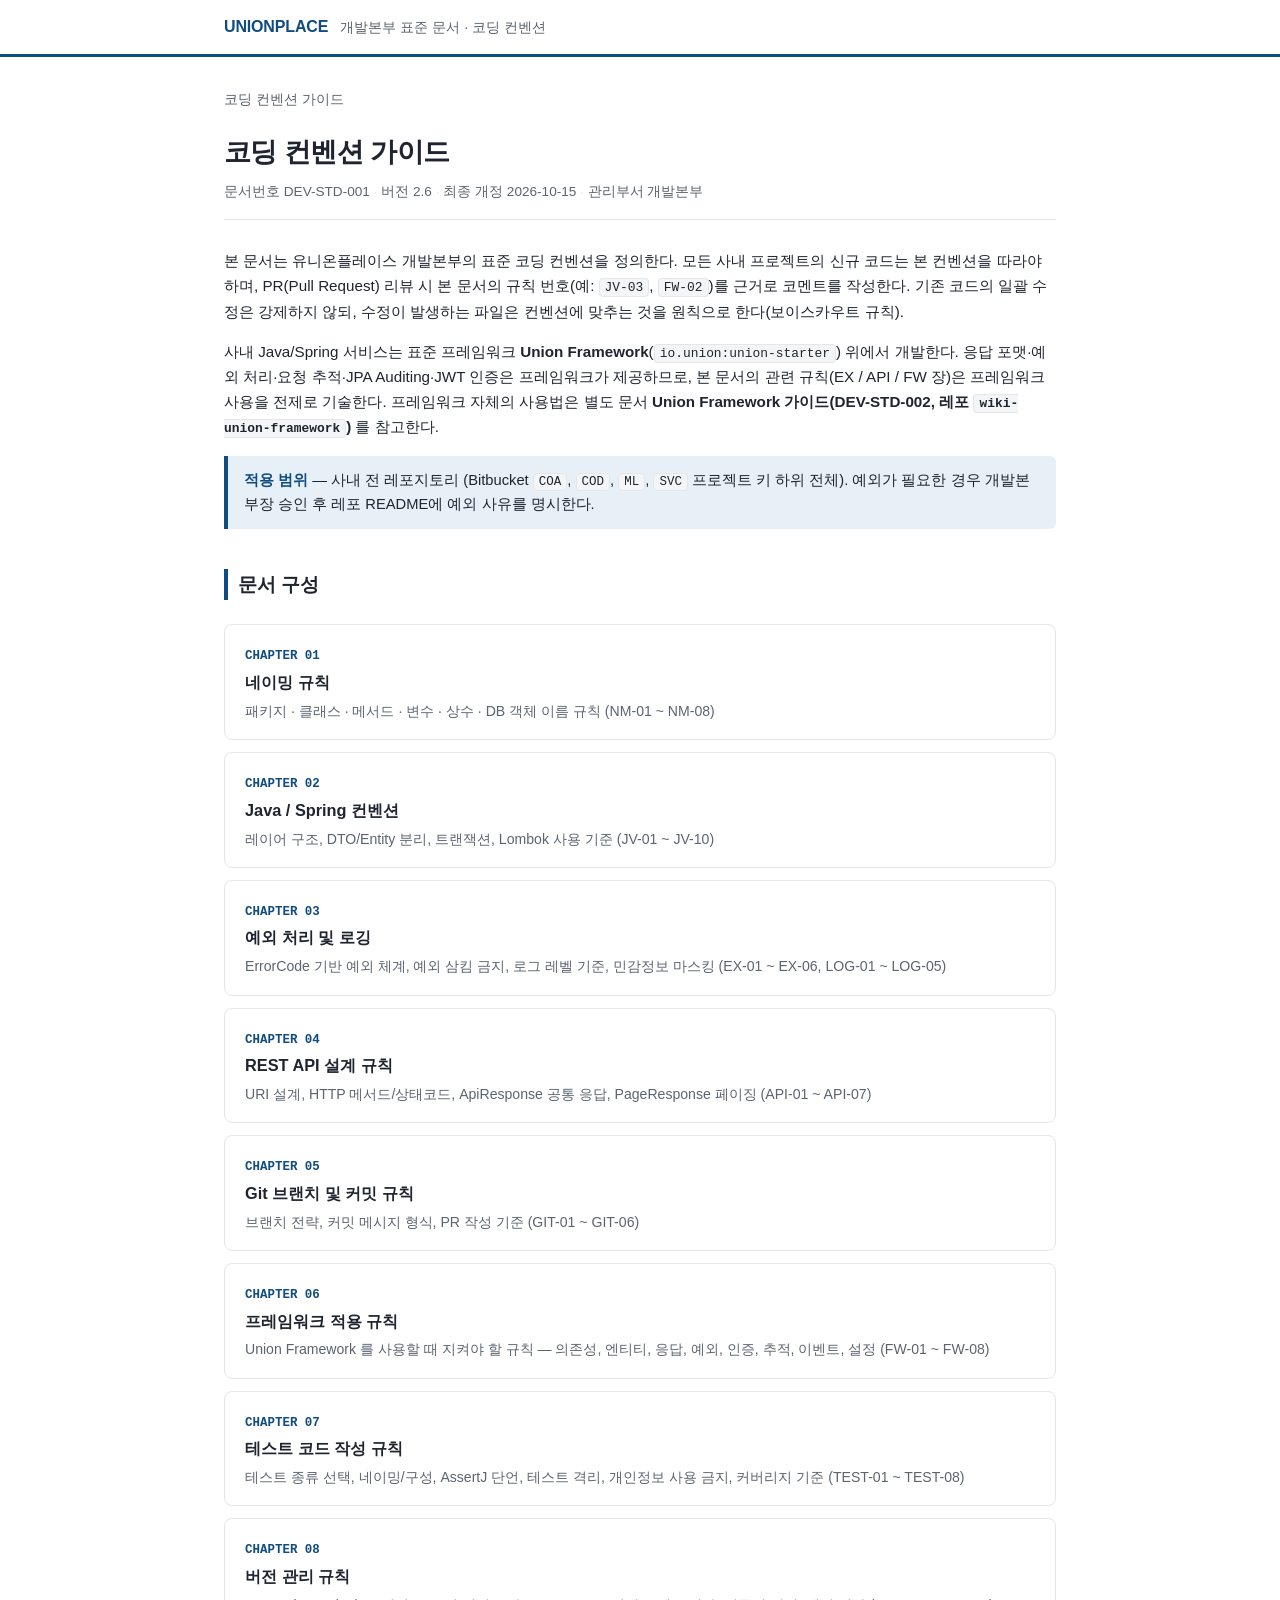
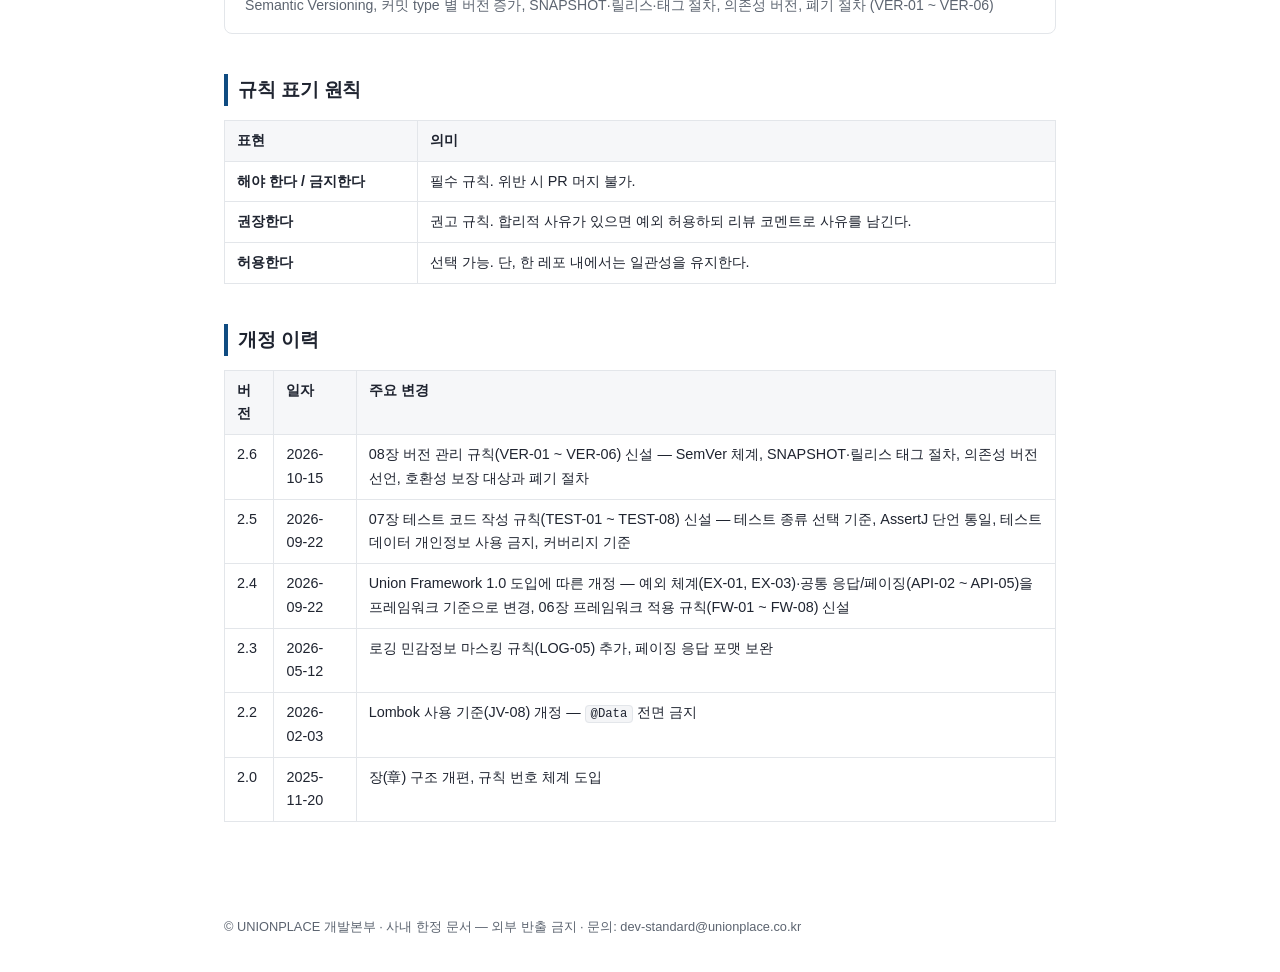
<file: index.html>
<!DOCTYPE html>
<html lang="ko">
<head>
<meta charset="UTF-8">
<meta name="viewport" content="width=device-width, initial-scale=1.0">
<title>유니온플레이스 코딩 컨벤션 가이드</title>
<link rel="stylesheet" href="style.css">
</head>
<body>

<div class="topbar">
  <div class="inner">
    <span class="org">UNIONPLACE</span>
    <span class="doc">개발본부 표준 문서 · 코딩 컨벤션</span>
  </div>
</div>

<div class="page">
  <div class="breadcrumb">코딩 컨벤션 가이드</div>

  <h1>코딩 컨벤션 가이드</h1>
  <div class="doc-meta">
    <span>문서번호 DEV-STD-001</span>
    <span>버전 2.6</span>
    <span>최종 개정 2026-10-15</span>
    <span>관리부서 개발본부</span>
  </div>

  <p>
    본 문서는 유니온플레이스 개발본부의 표준 코딩 컨벤션을 정의한다.
    모든 사내 프로젝트의 신규 코드는 본 컨벤션을 따라야 하며,
    PR(Pull Request) 리뷰 시 본 문서의 규칙 번호(예: <code>JV-03</code>, <code>FW-02</code>)를 근거로 코멘트를 작성한다.
    기존 코드의 일괄 수정은 강제하지 않되, 수정이 발생하는 파일은 컨벤션에 맞추는 것을 원칙으로 한다(보이스카우트 규칙).
  </p>
  <p>
    사내 Java/Spring 서비스는 표준 프레임워크 <strong>Union Framework</strong>(<code>io.union:union-starter</code>) 위에서 개발한다.
    응답 포맷·예외 처리·요청 추적·JPA Auditing·JWT 인증은 프레임워크가 제공하므로, 본 문서의 관련 규칙(EX / API / FW 장)은
    프레임워크 사용을 전제로 기술한다. 프레임워크 자체의 사용법은 별도 문서 <strong>Union Framework 가이드(DEV-STD-002, 레포 <code>wiki-union-framework</code>)</strong> 를 참고한다.
  </p>

  <div class="callout">
    <strong>적용 범위</strong> — 사내 전 레포지토리 (Bitbucket <code>COA</code>, <code>COD</code>, <code>ML</code>, <code>SVC</code> 프로젝트 키 하위 전체).
    예외가 필요한 경우 개발본부장 승인 후 레포 README에 예외 사유를 명시한다.
  </div>

  <h2>문서 구성</h2>
  <ul class="toc-list">
    <li>
      <a href="01-naming.html">
        <span class="toc-no">CHAPTER 01</span>
        <span class="toc-title">네이밍 규칙</span>
        <span class="toc-desc">패키지 · 클래스 · 메서드 · 변수 · 상수 · DB 객체 이름 규칙 (NM-01 ~ NM-08)</span>
      </a>
    </li>
    <li>
      <a href="02-java-spring.html">
        <span class="toc-no">CHAPTER 02</span>
        <span class="toc-title">Java / Spring 컨벤션</span>
        <span class="toc-desc">레이어 구조, DTO/Entity 분리, 트랜잭션, Lombok 사용 기준 (JV-01 ~ JV-10)</span>
      </a>
    </li>
    <li>
      <a href="03-exception-logging.html">
        <span class="toc-no">CHAPTER 03</span>
        <span class="toc-title">예외 처리 및 로깅</span>
        <span class="toc-desc">ErrorCode 기반 예외 체계, 예외 삼킴 금지, 로그 레벨 기준, 민감정보 마스킹 (EX-01 ~ EX-06, LOG-01 ~ LOG-05)</span>
      </a>
    </li>
    <li>
      <a href="04-rest-api.html">
        <span class="toc-no">CHAPTER 04</span>
        <span class="toc-title">REST API 설계 규칙</span>
        <span class="toc-desc">URI 설계, HTTP 메서드/상태코드, ApiResponse 공통 응답, PageResponse 페이징 (API-01 ~ API-07)</span>
      </a>
    </li>
    <li>
      <a href="05-git.html">
        <span class="toc-no">CHAPTER 05</span>
        <span class="toc-title">Git 브랜치 및 커밋 규칙</span>
        <span class="toc-desc">브랜치 전략, 커밋 메시지 형식, PR 작성 기준 (GIT-01 ~ GIT-06)</span>
      </a>
    </li>
    <li>
      <a href="06-framework-rules.html">
        <span class="toc-no">CHAPTER 06</span>
        <span class="toc-title">프레임워크 적용 규칙</span>
        <span class="toc-desc">Union Framework 를 사용할 때 지켜야 할 규칙 — 의존성, 엔티티, 응답, 예외, 인증, 추적, 이벤트, 설정 (FW-01 ~ FW-08)</span>
      </a>
    </li>
    <li>
      <a href="07-testing.html">
        <span class="toc-no">CHAPTER 07</span>
        <span class="toc-title">테스트 코드 작성 규칙</span>
        <span class="toc-desc">테스트 종류 선택, 네이밍/구성, AssertJ 단언, 테스트 격리, 개인정보 사용 금지, 커버리지 기준 (TEST-01 ~ TEST-08)</span>
      </a>
    </li>
    <li>
      <a href="08-versioning.html">
        <span class="toc-no">CHAPTER 08</span>
        <span class="toc-title">버전 관리 규칙</span>
        <span class="toc-desc">Semantic Versioning, 커밋 type 별 버전 증가, SNAPSHOT·릴리스·태그 절차, 의존성 버전, 폐기 절차 (VER-01 ~ VER-06)</span>
      </a>
    </li>
  </ul>

  <h2>규칙 표기 원칙</h2>
  <table>
    <tr><th>표현</th><th>의미</th></tr>
    <tr><td><strong>해야 한다 / 금지한다</strong></td><td>필수 규칙. 위반 시 PR 머지 불가.</td></tr>
    <tr><td><strong>권장한다</strong></td><td>권고 규칙. 합리적 사유가 있으면 예외 허용하되 리뷰 코멘트로 사유를 남긴다.</td></tr>
    <tr><td><strong>허용한다</strong></td><td>선택 가능. 단, 한 레포 내에서는 일관성을 유지한다.</td></tr>
  </table>

  <h2>개정 이력</h2>
  <table>
    <tr><th>버전</th><th>일자</th><th>주요 변경</th></tr>
    <tr><td>2.6</td><td>2026-10-15</td><td>08장 버전 관리 규칙(VER-01 ~ VER-06) 신설 — SemVer 체계, SNAPSHOT·릴리스 태그 절차, 의존성 버전 선언, 호환성 보장 대상과 폐기 절차</td></tr>
    <tr><td>2.5</td><td>2026-09-22</td><td>07장 테스트 코드 작성 규칙(TEST-01 ~ TEST-08) 신설 — 테스트 종류 선택 기준, AssertJ 단언 통일, 테스트 데이터 개인정보 사용 금지, 커버리지 기준</td></tr>
    <tr><td>2.4</td><td>2026-09-22</td><td>Union Framework 1.0 도입에 따른 개정 — 예외 체계(EX-01, EX-03)·공통 응답/페이징(API-02 ~ API-05)을 프레임워크 기준으로 변경, 06장 프레임워크 적용 규칙(FW-01 ~ FW-08) 신설</td></tr>
    <tr><td>2.3</td><td>2026-05-12</td><td>로깅 민감정보 마스킹 규칙(LOG-05) 추가, 페이징 응답 포맷 보완</td></tr>
    <tr><td>2.2</td><td>2026-02-03</td><td>Lombok 사용 기준(JV-08) 개정 — <code>@Data</code> 전면 금지</td></tr>
    <tr><td>2.0</td><td>2025-11-20</td><td>장(章) 구조 개편, 규칙 번호 체계 도입</td></tr>
  </table>
</div>

<footer class="doc-footer">
  © UNIONPLACE 개발본부 · 사내 한정 문서 — 외부 반출 금지 · 문의: dev-standard@unionplace.co.kr
</footer>

</body>
</html>
</file>
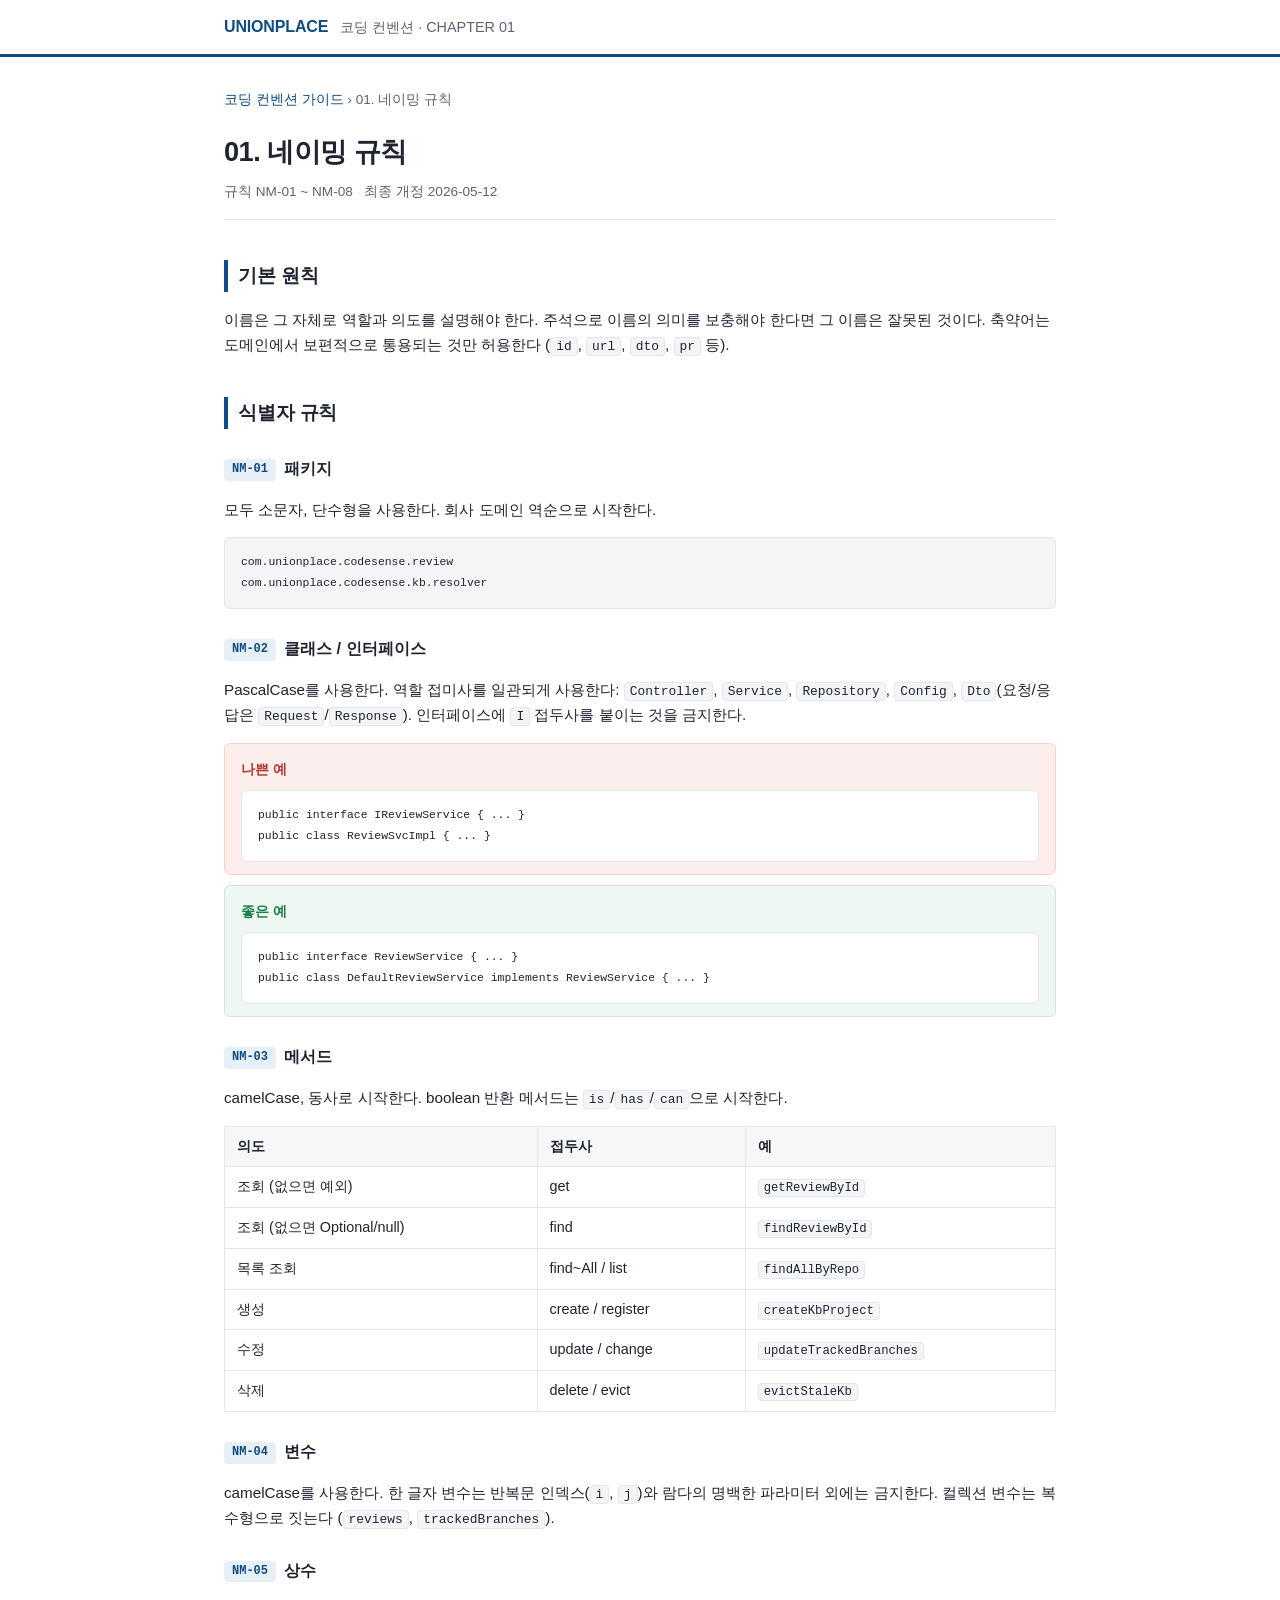
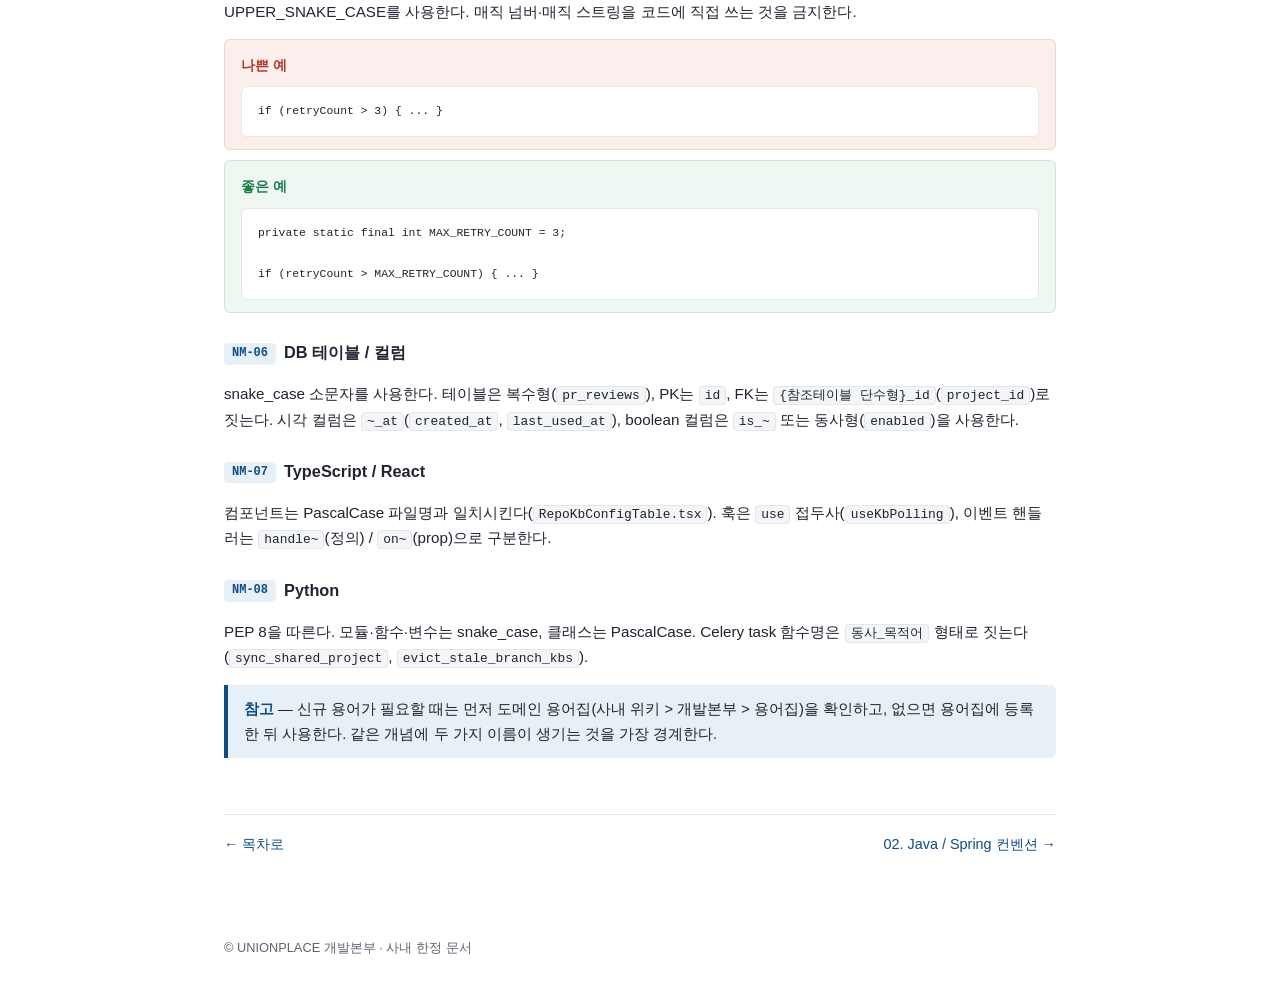
<file: 01-naming.html>
<!DOCTYPE html>
<html lang="ko">
<head>
<meta charset="UTF-8">
<meta name="viewport" content="width=device-width, initial-scale=1.0">
<title>01. 네이밍 규칙 — 유니온플레이스 코딩 컨벤션</title>
<link rel="stylesheet" href="style.css">
</head>
<body>

<div class="topbar">
  <div class="inner">
    <span class="org">UNIONPLACE</span>
    <span class="doc">코딩 컨벤션 · CHAPTER 01</span>
  </div>
</div>

<div class="page">
  <div class="breadcrumb"><a href="index.html">코딩 컨벤션 가이드</a> &rsaquo; 01. 네이밍 규칙</div>

  <h1>01. 네이밍 규칙</h1>
  <div class="doc-meta"><span>규칙 NM-01 ~ NM-08</span><span>최종 개정 2026-05-12</span></div>

  <h2>기본 원칙</h2>
  <p>
    이름은 그 자체로 역할과 의도를 설명해야 한다. 주석으로 이름의 의미를 보충해야 한다면
    그 이름은 잘못된 것이다. 축약어는 도메인에서 보편적으로 통용되는 것만 허용한다
    (<code>id</code>, <code>url</code>, <code>dto</code>, <code>pr</code> 등).
  </p>

  <h2>식별자 규칙</h2>

  <h3><span class="rule-id">NM-01</span>패키지</h3>
  <p>모두 소문자, 단수형을 사용한다. 회사 도메인 역순으로 시작한다.</p>
  <pre><code>com.unionplace.codesense.review
com.unionplace.codesense.kb.resolver</code></pre>

  <h3><span class="rule-id">NM-02</span>클래스 / 인터페이스</h3>
  <p>
    PascalCase를 사용한다. 역할 접미사를 일관되게 사용한다:
    <code>Controller</code>, <code>Service</code>, <code>Repository</code>, <code>Config</code>,
    <code>Dto</code>(요청/응답은 <code>Request</code>/<code>Response</code>).
    인터페이스에 <code>I</code> 접두사를 붙이는 것을 금지한다.
  </p>
  <div class="example bad">
    <span class="label">나쁜 예</span>
    <pre><code>public interface IReviewService { ... }
public class ReviewSvcImpl { ... }</code></pre>
  </div>
  <div class="example good">
    <span class="label">좋은 예</span>
    <pre><code>public interface ReviewService { ... }
public class DefaultReviewService implements ReviewService { ... }</code></pre>
  </div>

  <h3><span class="rule-id">NM-03</span>메서드</h3>
  <p>camelCase, 동사로 시작한다. boolean 반환 메서드는 <code>is</code>/<code>has</code>/<code>can</code>으로 시작한다.</p>
  <table>
    <tr><th>의도</th><th>접두사</th><th>예</th></tr>
    <tr><td>조회 (없으면 예외)</td><td>get</td><td><code>getReviewById</code></td></tr>
    <tr><td>조회 (없으면 Optional/null)</td><td>find</td><td><code>findReviewById</code></td></tr>
    <tr><td>목록 조회</td><td>find~All / list</td><td><code>findAllByRepo</code></td></tr>
    <tr><td>생성</td><td>create / register</td><td><code>createKbProject</code></td></tr>
    <tr><td>수정</td><td>update / change</td><td><code>updateTrackedBranches</code></td></tr>
    <tr><td>삭제</td><td>delete / evict</td><td><code>evictStaleKb</code></td></tr>
  </table>

  <h3><span class="rule-id">NM-04</span>변수</h3>
  <p>
    camelCase를 사용한다. 한 글자 변수는 반복문 인덱스(<code>i</code>, <code>j</code>)와
    람다의 명백한 파라미터 외에는 금지한다. 컬렉션 변수는 복수형으로 짓는다
    (<code>reviews</code>, <code>trackedBranches</code>).
  </p>

  <h3><span class="rule-id">NM-05</span>상수</h3>
  <p>UPPER_SNAKE_CASE를 사용한다. 매직 넘버·매직 스트링을 코드에 직접 쓰는 것을 금지한다.</p>
  <div class="example bad">
    <span class="label">나쁜 예</span>
    <pre><code>if (retryCount > 3) { ... }</code></pre>
  </div>
  <div class="example good">
    <span class="label">좋은 예</span>
    <pre><code>private static final int MAX_RETRY_COUNT = 3;

if (retryCount > MAX_RETRY_COUNT) { ... }</code></pre>
  </div>

  <h3><span class="rule-id">NM-06</span>DB 테이블 / 컬럼</h3>
  <p>
    snake_case 소문자를 사용한다. 테이블은 복수형(<code>pr_reviews</code>), PK는 <code>id</code>,
    FK는 <code>{참조테이블 단수형}_id</code>(<code>project_id</code>)로 짓는다.
    시각 컬럼은 <code>~_at</code>(<code>created_at</code>, <code>last_used_at</code>),
    boolean 컬럼은 <code>is_~</code> 또는 동사형(<code>enabled</code>)을 사용한다.
  </p>

  <h3><span class="rule-id">NM-07</span>TypeScript / React</h3>
  <p>
    컴포넌트는 PascalCase 파일명과 일치시킨다(<code>RepoKbConfigTable.tsx</code>).
    훅은 <code>use</code> 접두사(<code>useKbPolling</code>), 이벤트 핸들러는
    <code>handle~</code>(정의) / <code>on~</code>(prop)으로 구분한다.
  </p>

  <h3><span class="rule-id">NM-08</span>Python</h3>
  <p>
    PEP 8을 따른다. 모듈·함수·변수는 snake_case, 클래스는 PascalCase.
    Celery task 함수명은 <code>동사_목적어</code> 형태로 짓는다
    (<code>sync_shared_project</code>, <code>evict_stale_branch_kbs</code>).
  </p>

  <div class="callout">
    <strong>참고</strong> — 신규 용어가 필요할 때는 먼저 도메인 용어집(사내 위키 &gt; 개발본부 &gt; 용어집)을 확인하고,
    없으면 용어집에 등록한 뒤 사용한다. 같은 개념에 두 가지 이름이 생기는 것을 가장 경계한다.
  </div>

  <div class="page-nav">
    <a href="index.html">&larr; 목차로</a>
    <a href="02-java-spring.html">02. Java / Spring 컨벤션 &rarr;</a>
  </div>
</div>

<footer class="doc-footer">© UNIONPLACE 개발본부 · 사내 한정 문서</footer>

</body>
</html>
</file>
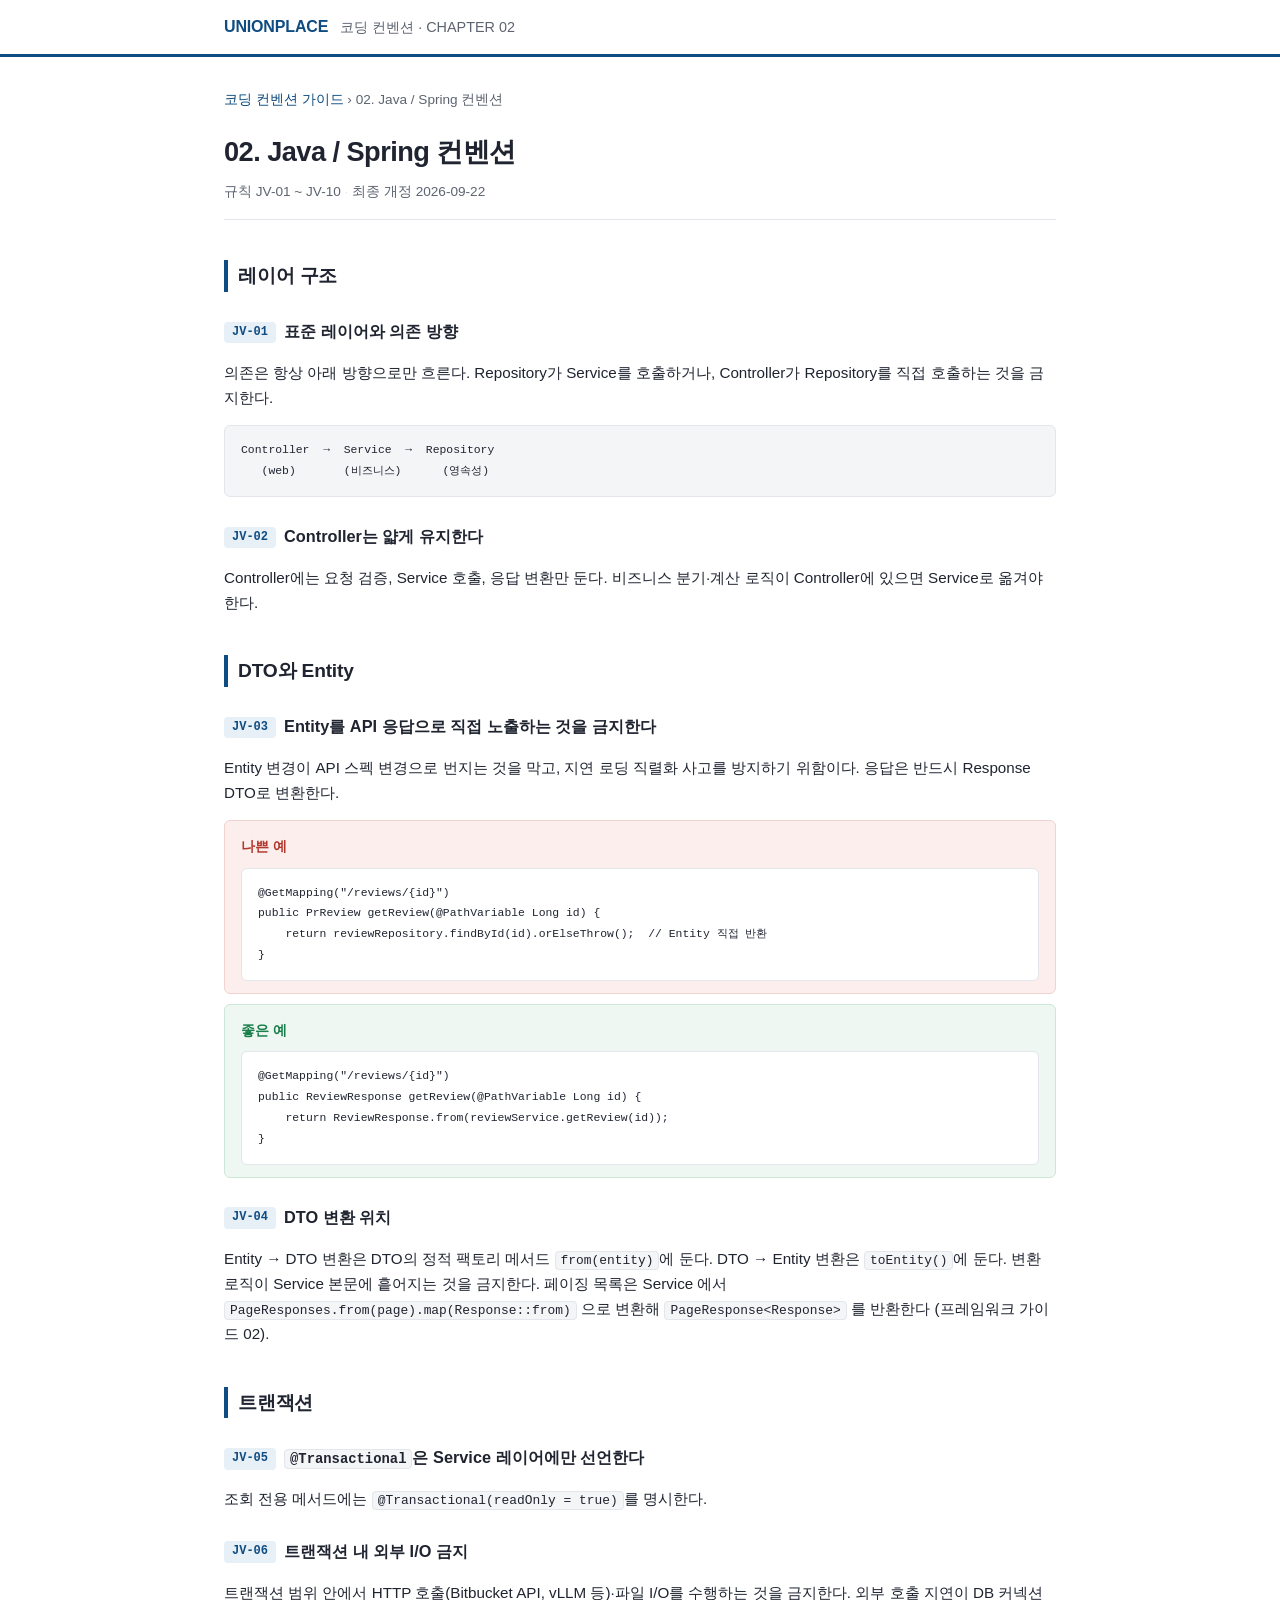
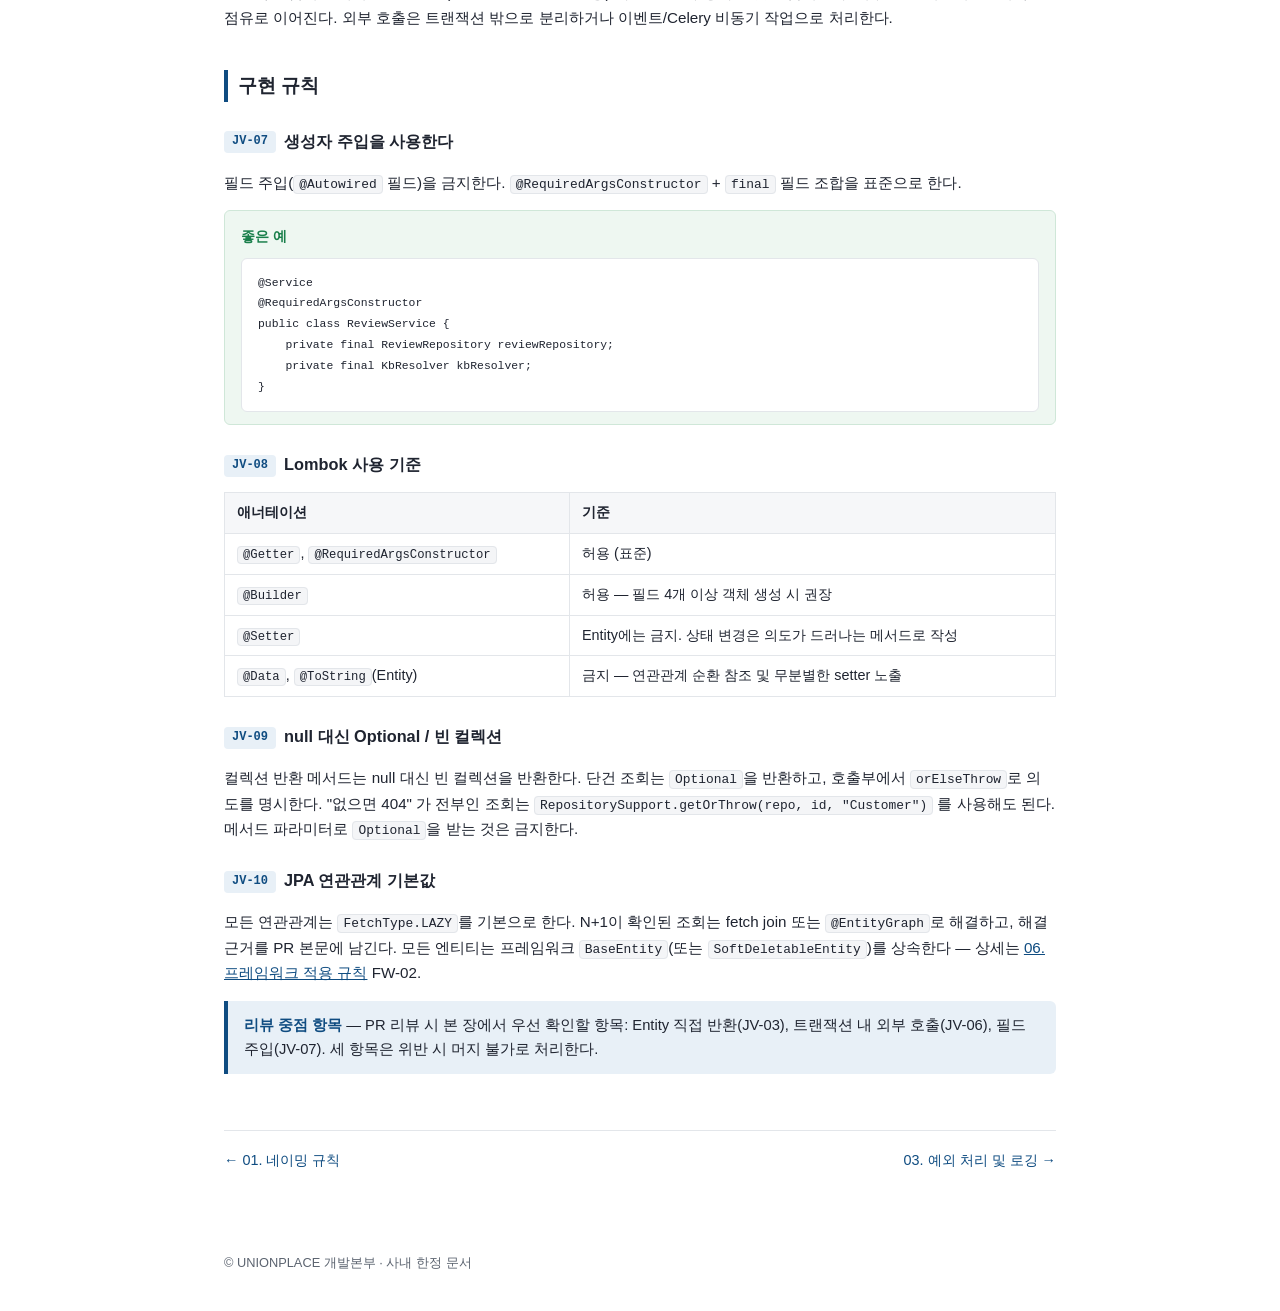
<file: 02-java-spring.html>
<!DOCTYPE html>
<html lang="ko">
<head>
<meta charset="UTF-8">
<meta name="viewport" content="width=device-width, initial-scale=1.0">
<title>02. Java / Spring 컨벤션 — 유니온플레이스 코딩 컨벤션</title>
<link rel="stylesheet" href="style.css">
</head>
<body>

<div class="topbar">
  <div class="inner">
    <span class="org">UNIONPLACE</span>
    <span class="doc">코딩 컨벤션 · CHAPTER 02</span>
  </div>
</div>

<div class="page">
  <div class="breadcrumb"><a href="index.html">코딩 컨벤션 가이드</a> &rsaquo; 02. Java / Spring 컨벤션</div>

  <h1>02. Java / Spring 컨벤션</h1>
  <div class="doc-meta"><span>규칙 JV-01 ~ JV-10</span><span>최종 개정 2026-09-22</span></div>

  <h2>레이어 구조</h2>

  <h3><span class="rule-id">JV-01</span>표준 레이어와 의존 방향</h3>
  <p>의존은 항상 아래 방향으로만 흐른다. Repository가 Service를 호출하거나, Controller가 Repository를 직접 호출하는 것을 금지한다.</p>
  <pre><code>Controller  →  Service  →  Repository
   (web)       (비즈니스)      (영속성)</code></pre>

  <h3><span class="rule-id">JV-02</span>Controller는 얇게 유지한다</h3>
  <p>
    Controller에는 요청 검증, Service 호출, 응답 변환만 둔다.
    비즈니스 분기·계산 로직이 Controller에 있으면 Service로 옮겨야 한다.
  </p>

  <h2>DTO와 Entity</h2>

  <h3><span class="rule-id">JV-03</span>Entity를 API 응답으로 직접 노출하는 것을 금지한다</h3>
  <p>
    Entity 변경이 API 스펙 변경으로 번지는 것을 막고, 지연 로딩 직렬화 사고를 방지하기 위함이다.
    응답은 반드시 Response DTO로 변환한다.
  </p>
  <div class="example bad">
    <span class="label">나쁜 예</span>
    <pre><code>@GetMapping("/reviews/{id}")
public PrReview getReview(@PathVariable Long id) {
    return reviewRepository.findById(id).orElseThrow();  // Entity 직접 반환
}</code></pre>
  </div>
  <div class="example good">
    <span class="label">좋은 예</span>
    <pre><code>@GetMapping("/reviews/{id}")
public ReviewResponse getReview(@PathVariable Long id) {
    return ReviewResponse.from(reviewService.getReview(id));
}</code></pre>
  </div>

  <h3><span class="rule-id">JV-04</span>DTO 변환 위치</h3>
  <p>
    Entity → DTO 변환은 DTO의 정적 팩토리 메서드 <code>from(entity)</code>에 둔다.
    DTO → Entity 변환은 <code>toEntity()</code>에 둔다. 변환 로직이 Service 본문에 흩어지는 것을 금지한다.
    페이징 목록은 Service 에서 <code>PageResponses.from(page).map(Response::from)</code> 으로 변환해
    <code>PageResponse&lt;Response&gt;</code> 를 반환한다 (프레임워크 가이드 02).
  </p>

  <h2>트랜잭션</h2>

  <h3><span class="rule-id">JV-05</span><code>@Transactional</code>은 Service 레이어에만 선언한다</h3>
  <p>조회 전용 메서드에는 <code>@Transactional(readOnly = true)</code>를 명시한다.</p>

  <h3><span class="rule-id">JV-06</span>트랜잭션 내 외부 I/O 금지</h3>
  <p>
    트랜잭션 범위 안에서 HTTP 호출(Bitbucket API, vLLM 등)·파일 I/O를 수행하는 것을 금지한다.
    외부 호출 지연이 DB 커넥션 점유로 이어진다. 외부 호출은 트랜잭션 밖으로 분리하거나
    이벤트/Celery 비동기 작업으로 처리한다.
  </p>

  <h2>구현 규칙</h2>

  <h3><span class="rule-id">JV-07</span>생성자 주입을 사용한다</h3>
  <p>필드 주입(<code>@Autowired</code> 필드)을 금지한다. <code>@RequiredArgsConstructor</code> + <code>final</code> 필드 조합을 표준으로 한다.</p>
  <div class="example good">
    <span class="label">좋은 예</span>
    <pre><code>@Service
@RequiredArgsConstructor
public class ReviewService {
    private final ReviewRepository reviewRepository;
    private final KbResolver kbResolver;
}</code></pre>
  </div>

  <h3><span class="rule-id">JV-08</span>Lombok 사용 기준</h3>
  <table>
    <tr><th>애너테이션</th><th>기준</th></tr>
    <tr><td><code>@Getter</code>, <code>@RequiredArgsConstructor</code></td><td>허용 (표준)</td></tr>
    <tr><td><code>@Builder</code></td><td>허용 — 필드 4개 이상 객체 생성 시 권장</td></tr>
    <tr><td><code>@Setter</code></td><td>Entity에는 금지. 상태 변경은 의도가 드러나는 메서드로 작성</td></tr>
    <tr><td><code>@Data</code>, <code>@ToString</code>(Entity)</td><td>금지 — 연관관계 순환 참조 및 무분별한 setter 노출</td></tr>
  </table>

  <h3><span class="rule-id">JV-09</span>null 대신 Optional / 빈 컬렉션</h3>
  <p>
    컬렉션 반환 메서드는 null 대신 빈 컬렉션을 반환한다.
    단건 조회는 <code>Optional</code>을 반환하고, 호출부에서 <code>orElseThrow</code>로 의도를 명시한다.
    "없으면 404" 가 전부인 조회는 <code>RepositorySupport.getOrThrow(repo, id, "Customer")</code> 를 사용해도 된다.
    메서드 파라미터로 <code>Optional</code>을 받는 것은 금지한다.
  </p>

  <h3><span class="rule-id">JV-10</span>JPA 연관관계 기본값</h3>
  <p>
    모든 연관관계는 <code>FetchType.LAZY</code>를 기본으로 한다.
    N+1이 확인된 조회는 fetch join 또는 <code>@EntityGraph</code>로 해결하고,
    해결 근거를 PR 본문에 남긴다.
    모든 엔티티는 프레임워크 <code>BaseEntity</code>(또는 <code>SoftDeletableEntity</code>)를 상속한다 — 상세는 <a href="06-framework-rules.html">06. 프레임워크 적용 규칙</a> FW-02.
  </p>

  <div class="callout">
    <strong>리뷰 중점 항목</strong> — PR 리뷰 시 본 장에서 우선 확인할 항목:
    Entity 직접 반환(JV-03), 트랜잭션 내 외부 호출(JV-06), 필드 주입(JV-07).
    세 항목은 위반 시 머지 불가로 처리한다.
  </div>

  <div class="page-nav">
    <a href="01-naming.html">&larr; 01. 네이밍 규칙</a>
    <a href="03-exception-logging.html">03. 예외 처리 및 로깅 &rarr;</a>
  </div>
</div>

<footer class="doc-footer">© UNIONPLACE 개발본부 · 사내 한정 문서</footer>

</body>
</html>
</file>
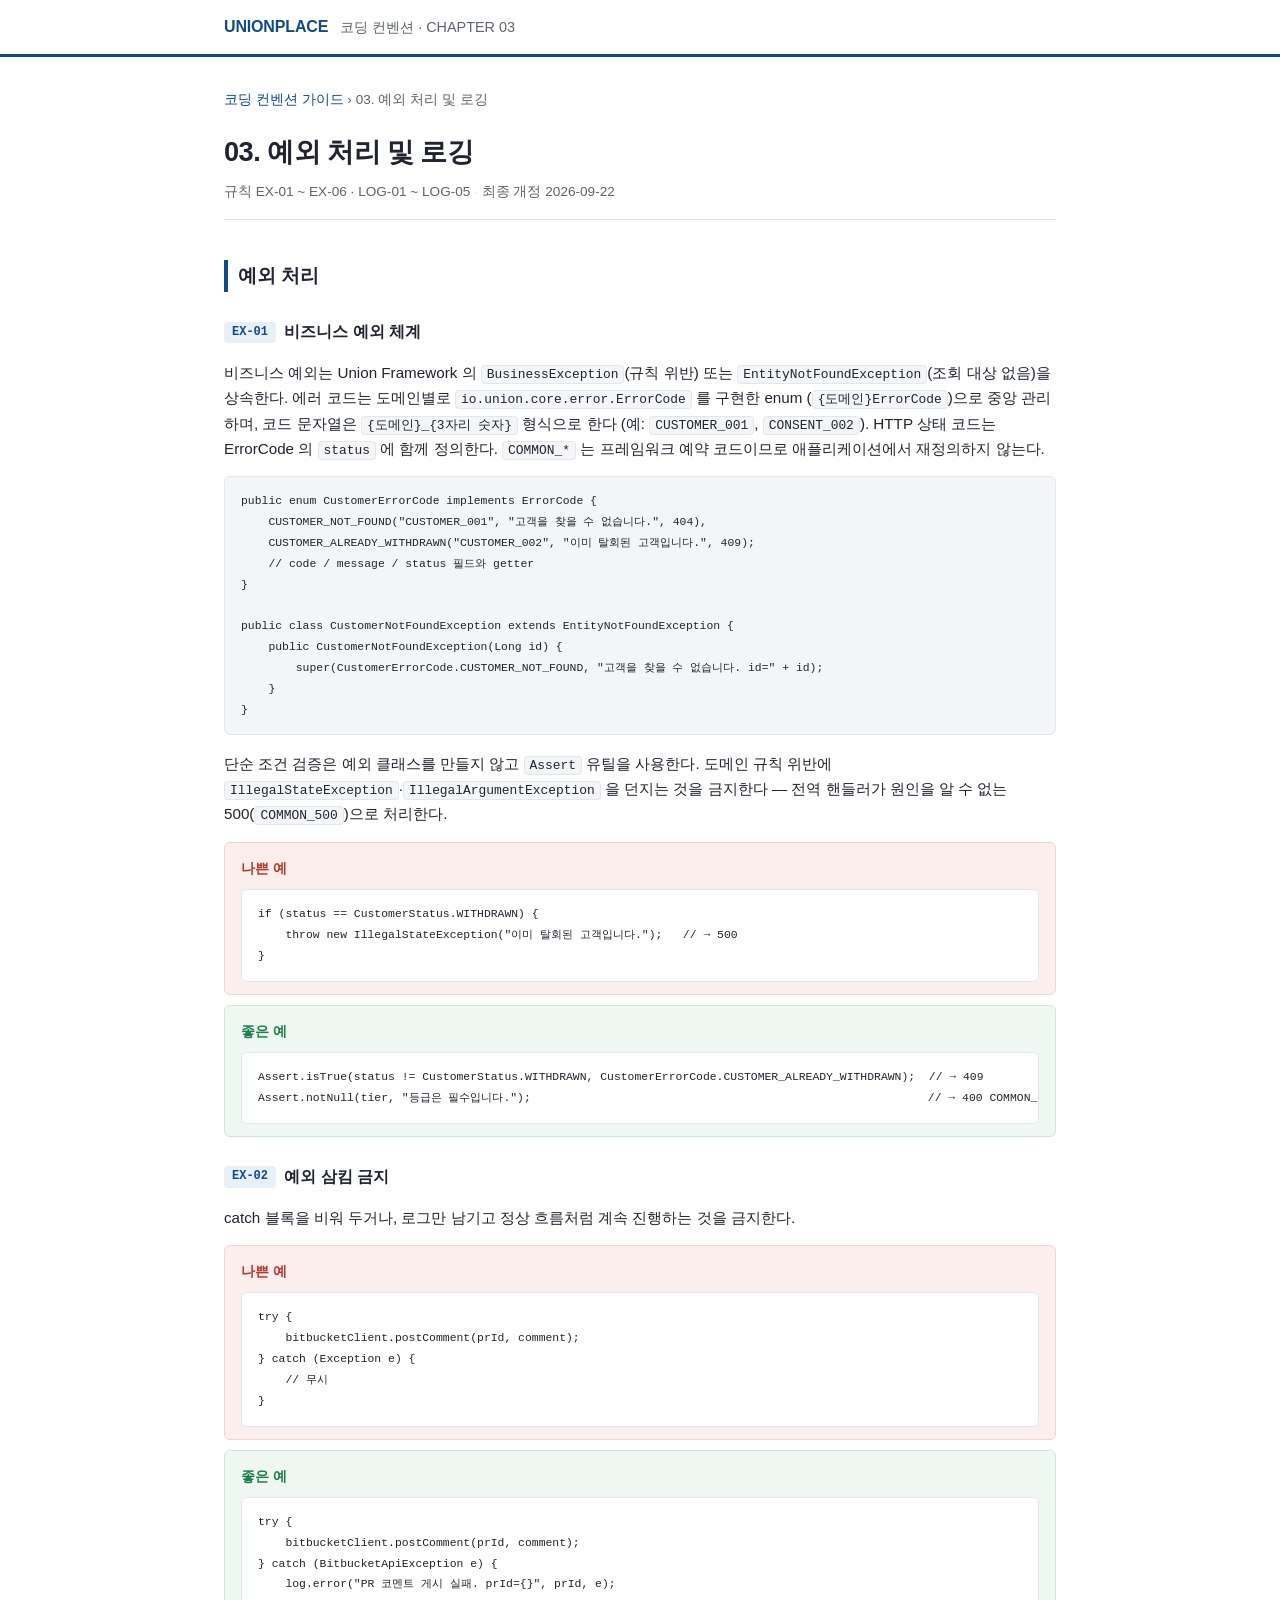
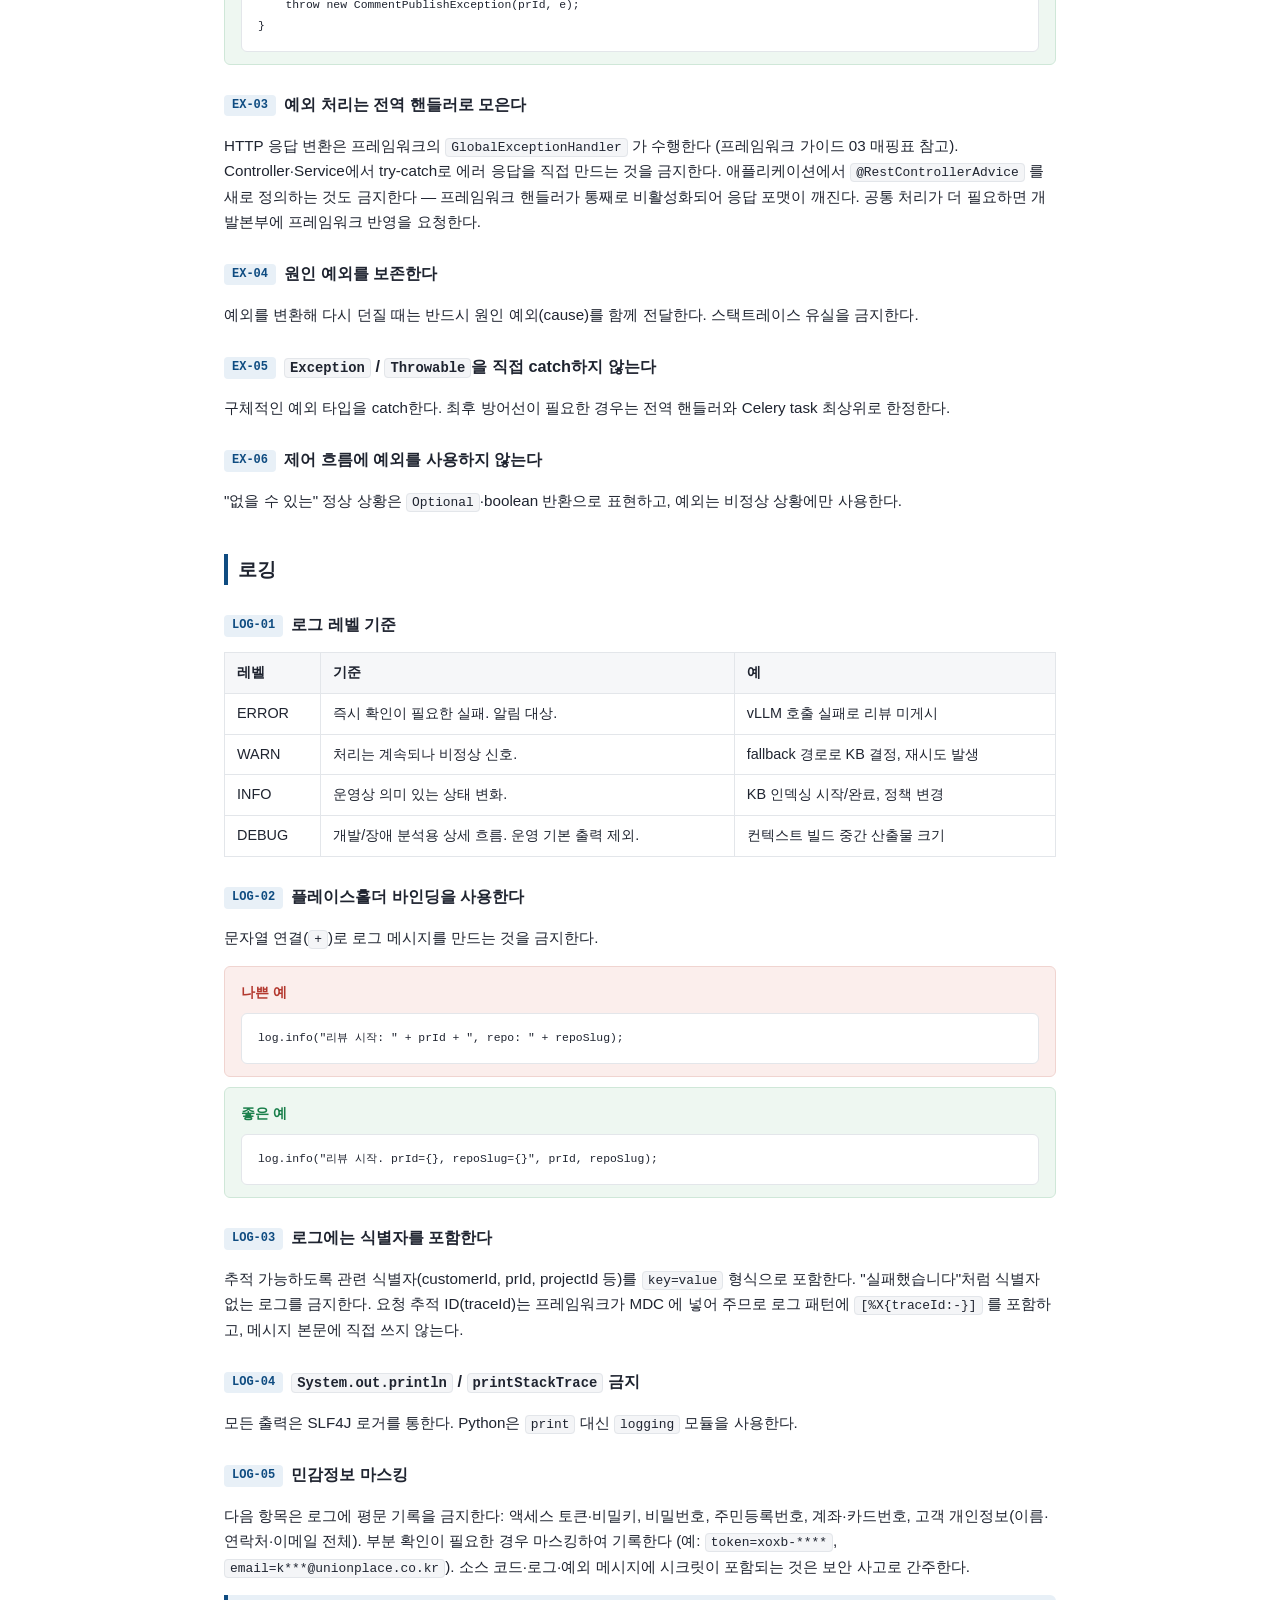
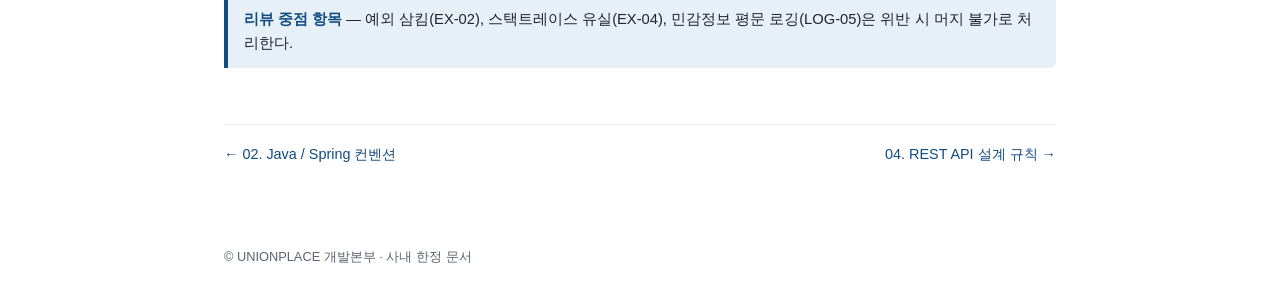
<file: 03-exception-logging.html>
<!DOCTYPE html>
<html lang="ko">
<head>
<meta charset="UTF-8">
<meta name="viewport" content="width=device-width, initial-scale=1.0">
<title>03. 예외 처리 및 로깅 — 유니온플레이스 코딩 컨벤션</title>
<link rel="stylesheet" href="style.css">
</head>
<body>

<div class="topbar">
  <div class="inner">
    <span class="org">UNIONPLACE</span>
    <span class="doc">코딩 컨벤션 · CHAPTER 03</span>
  </div>
</div>

<div class="page">
  <div class="breadcrumb"><a href="index.html">코딩 컨벤션 가이드</a> &rsaquo; 03. 예외 처리 및 로깅</div>

  <h1>03. 예외 처리 및 로깅</h1>
  <div class="doc-meta"><span>규칙 EX-01 ~ EX-06 · LOG-01 ~ LOG-05</span><span>최종 개정 2026-09-22</span></div>

  <h2>예외 처리</h2>

  <h3><span class="rule-id">EX-01</span>비즈니스 예외 체계</h3>
  <p>
    비즈니스 예외는 Union Framework 의 <code>BusinessException</code>(규칙 위반) 또는
    <code>EntityNotFoundException</code>(조회 대상 없음)을 상속한다.
    에러 코드는 도메인별로 <code>io.union.core.error.ErrorCode</code> 를 구현한 enum
    (<code>{도메인}ErrorCode</code>)으로 중앙 관리하며, 코드 문자열은 <code>{도메인}_{3자리 숫자}</code> 형식으로 한다
    (예: <code>CUSTOMER_001</code>, <code>CONSENT_002</code>). HTTP 상태 코드는 ErrorCode 의 <code>status</code> 에 함께 정의한다.
    <code>COMMON_*</code> 는 프레임워크 예약 코드이므로 애플리케이션에서 재정의하지 않는다.
  </p>
  <pre><code>public enum CustomerErrorCode implements ErrorCode {
    CUSTOMER_NOT_FOUND("CUSTOMER_001", "고객을 찾을 수 없습니다.", 404),
    CUSTOMER_ALREADY_WITHDRAWN("CUSTOMER_002", "이미 탈회된 고객입니다.", 409);
    // code / message / status 필드와 getter
}

public class CustomerNotFoundException extends EntityNotFoundException {
    public CustomerNotFoundException(Long id) {
        super(CustomerErrorCode.CUSTOMER_NOT_FOUND, "고객을 찾을 수 없습니다. id=" + id);
    }
}</code></pre>
  <p>
    단순 조건 검증은 예외 클래스를 만들지 않고 <code>Assert</code> 유틸을 사용한다.
    도메인 규칙 위반에 <code>IllegalStateException</code>·<code>IllegalArgumentException</code> 을 던지는 것을 금지한다 —
    전역 핸들러가 원인을 알 수 없는 500(<code>COMMON_500</code>)으로 처리한다.
  </p>
  <div class="example bad">
    <span class="label">나쁜 예</span>
    <pre><code>if (status == CustomerStatus.WITHDRAWN) {
    throw new IllegalStateException("이미 탈회된 고객입니다.");   // → 500
}</code></pre>
  </div>
  <div class="example good">
    <span class="label">좋은 예</span>
    <pre><code>Assert.isTrue(status != CustomerStatus.WITHDRAWN, CustomerErrorCode.CUSTOMER_ALREADY_WITHDRAWN);  // → 409
Assert.notNull(tier, "등급은 필수입니다.");                                                          // → 400 COMMON_400</code></pre>
  </div>

  <h3><span class="rule-id">EX-02</span>예외 삼킴 금지</h3>
  <p>catch 블록을 비워 두거나, 로그만 남기고 정상 흐름처럼 계속 진행하는 것을 금지한다.</p>
  <div class="example bad">
    <span class="label">나쁜 예</span>
    <pre><code>try {
    bitbucketClient.postComment(prId, comment);
} catch (Exception e) {
    // 무시
}</code></pre>
  </div>
  <div class="example good">
    <span class="label">좋은 예</span>
    <pre><code>try {
    bitbucketClient.postComment(prId, comment);
} catch (BitbucketApiException e) {
    log.error("PR 코멘트 게시 실패. prId={}", prId, e);
    throw new CommentPublishException(prId, e);
}</code></pre>
  </div>

  <h3><span class="rule-id">EX-03</span>예외 처리는 전역 핸들러로 모은다</h3>
  <p>
    HTTP 응답 변환은 프레임워크의 <code>GlobalExceptionHandler</code> 가 수행한다
    (프레임워크 가이드 03 매핑표 참고).
    Controller·Service에서 try-catch로 에러 응답을 직접 만드는 것을 금지한다.
    애플리케이션에서 <code>@RestControllerAdvice</code> 를 새로 정의하는 것도 금지한다 — 프레임워크 핸들러가
    통째로 비활성화되어 응답 포맷이 깨진다. 공통 처리가 더 필요하면 개발본부에 프레임워크 반영을 요청한다.
  </p>

  <h3><span class="rule-id">EX-04</span>원인 예외를 보존한다</h3>
  <p>예외를 변환해 다시 던질 때는 반드시 원인 예외(cause)를 함께 전달한다. 스택트레이스 유실을 금지한다.</p>

  <h3><span class="rule-id">EX-05</span><code>Exception</code> / <code>Throwable</code>을 직접 catch하지 않는다</h3>
  <p>구체적인 예외 타입을 catch한다. 최후 방어선이 필요한 경우는 전역 핸들러와 Celery task 최상위로 한정한다.</p>

  <h3><span class="rule-id">EX-06</span>제어 흐름에 예외를 사용하지 않는다</h3>
  <p>"없을 수 있는" 정상 상황은 <code>Optional</code>·boolean 반환으로 표현하고, 예외는 비정상 상황에만 사용한다.</p>

  <h2>로깅</h2>

  <h3><span class="rule-id">LOG-01</span>로그 레벨 기준</h3>
  <table>
    <tr><th>레벨</th><th>기준</th><th>예</th></tr>
    <tr><td>ERROR</td><td>즉시 확인이 필요한 실패. 알림 대상.</td><td>vLLM 호출 실패로 리뷰 미게시</td></tr>
    <tr><td>WARN</td><td>처리는 계속되나 비정상 신호.</td><td>fallback 경로로 KB 결정, 재시도 발생</td></tr>
    <tr><td>INFO</td><td>운영상 의미 있는 상태 변화.</td><td>KB 인덱싱 시작/완료, 정책 변경</td></tr>
    <tr><td>DEBUG</td><td>개발/장애 분석용 상세 흐름. 운영 기본 출력 제외.</td><td>컨텍스트 빌드 중간 산출물 크기</td></tr>
  </table>

  <h3><span class="rule-id">LOG-02</span>플레이스홀더 바인딩을 사용한다</h3>
  <p>문자열 연결(<code>+</code>)로 로그 메시지를 만드는 것을 금지한다.</p>
  <div class="example bad">
    <span class="label">나쁜 예</span>
    <pre><code>log.info("리뷰 시작: " + prId + ", repo: " + repoSlug);</code></pre>
  </div>
  <div class="example good">
    <span class="label">좋은 예</span>
    <pre><code>log.info("리뷰 시작. prId={}, repoSlug={}", prId, repoSlug);</code></pre>
  </div>

  <h3><span class="rule-id">LOG-03</span>로그에는 식별자를 포함한다</h3>
  <p>
    추적 가능하도록 관련 식별자(customerId, prId, projectId 등)를 <code>key=value</code> 형식으로 포함한다.
    "실패했습니다"처럼 식별자 없는 로그를 금지한다.
    요청 추적 ID(traceId)는 프레임워크가 MDC 에 넣어 주므로 로그 패턴에 <code>[%X{traceId:-}]</code> 를 포함하고,
    메시지 본문에 직접 쓰지 않는다.
  </p>

  <h3><span class="rule-id">LOG-04</span><code>System.out.println</code> / <code>printStackTrace</code> 금지</h3>
  <p>모든 출력은 SLF4J 로거를 통한다. Python은 <code>print</code> 대신 <code>logging</code> 모듈을 사용한다.</p>

  <h3><span class="rule-id">LOG-05</span>민감정보 마스킹</h3>
  <p>
    다음 항목은 로그에 평문 기록을 금지한다: 액세스 토큰·비밀키, 비밀번호, 주민등록번호,
    계좌·카드번호, 고객 개인정보(이름·연락처·이메일 전체).
    부분 확인이 필요한 경우 마스킹하여 기록한다 (예: <code>token=xoxb-****</code>, <code>email=k***@unionplace.co.kr</code>).
    소스 코드·로그·예외 메시지에 시크릿이 포함되는 것은 보안 사고로 간주한다.
  </p>

  <div class="callout">
    <strong>리뷰 중점 항목</strong> — 예외 삼킴(EX-02), 스택트레이스 유실(EX-04), 민감정보 평문 로깅(LOG-05)은
    위반 시 머지 불가로 처리한다.
  </div>

  <div class="page-nav">
    <a href="02-java-spring.html">&larr; 02. Java / Spring 컨벤션</a>
    <a href="04-rest-api.html">04. REST API 설계 규칙 &rarr;</a>
  </div>
</div>

<footer class="doc-footer">© UNIONPLACE 개발본부 · 사내 한정 문서</footer>

</body>
</html>
</file>
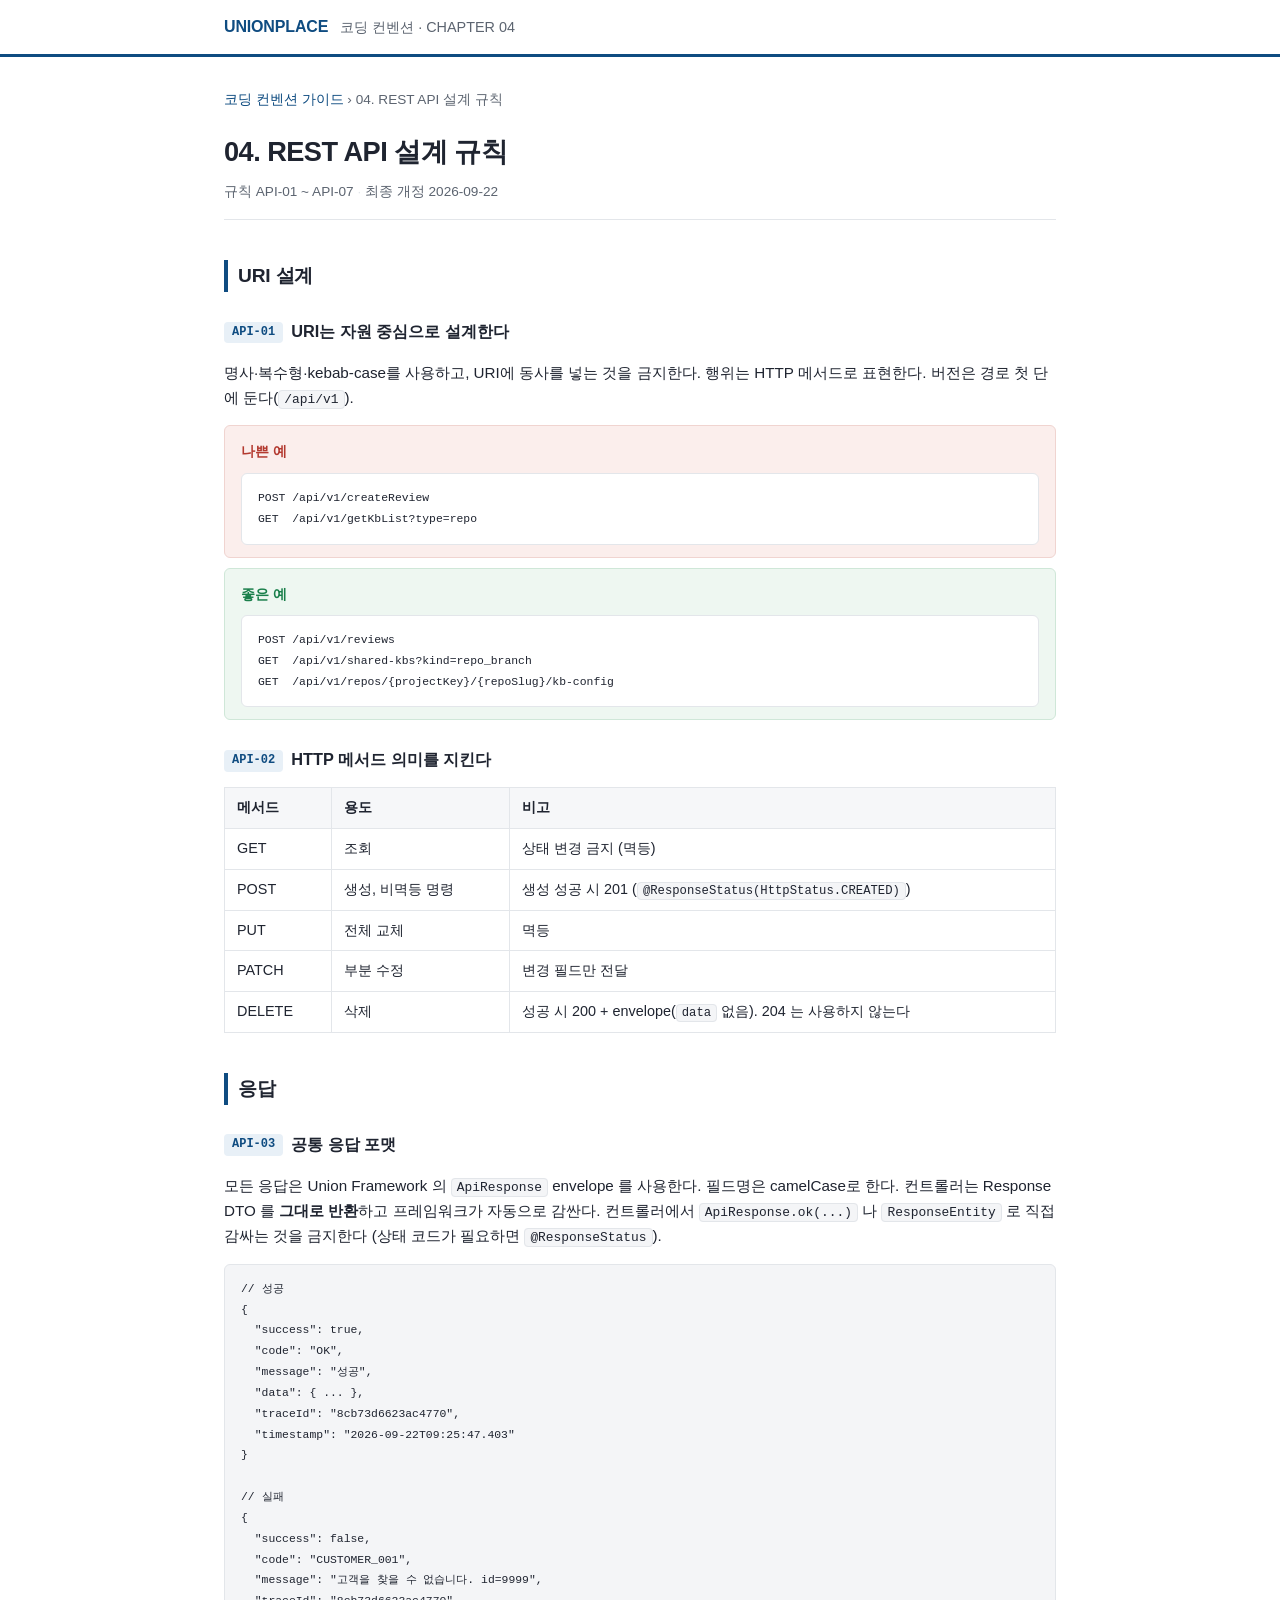
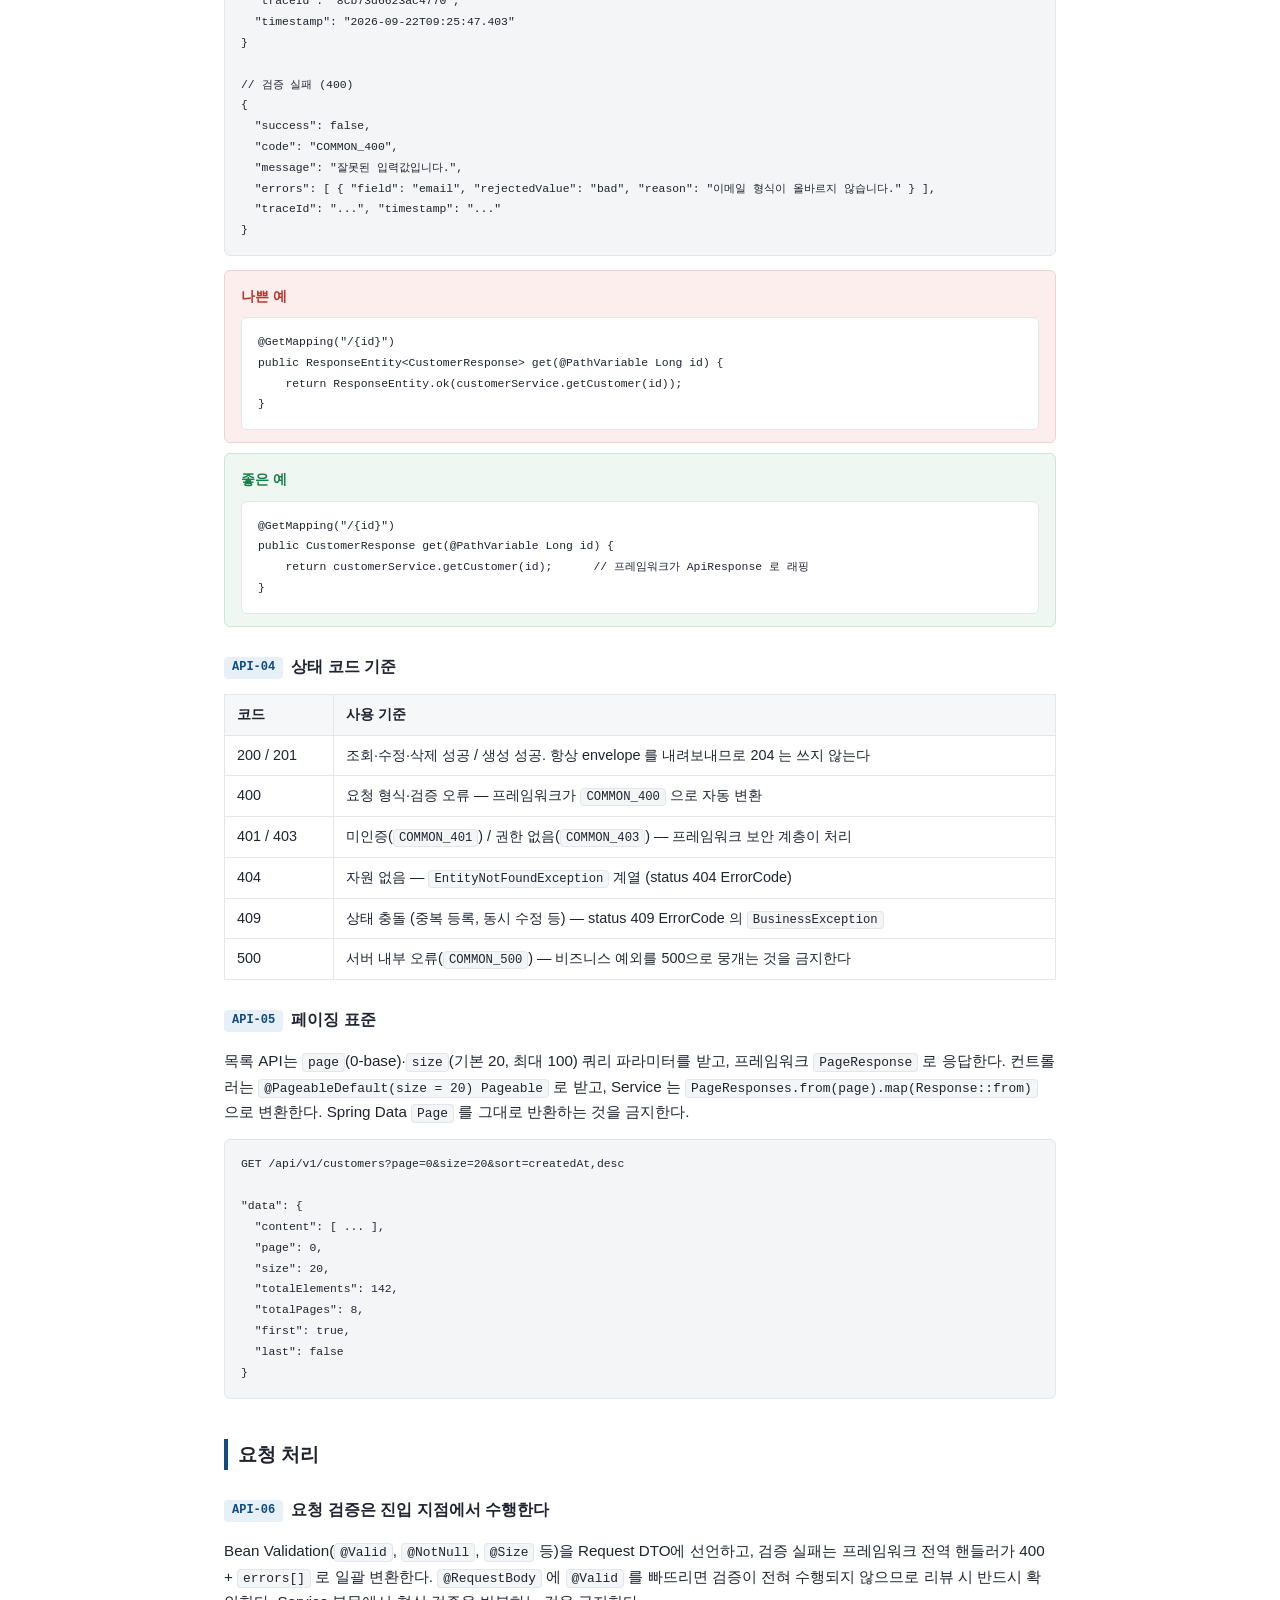
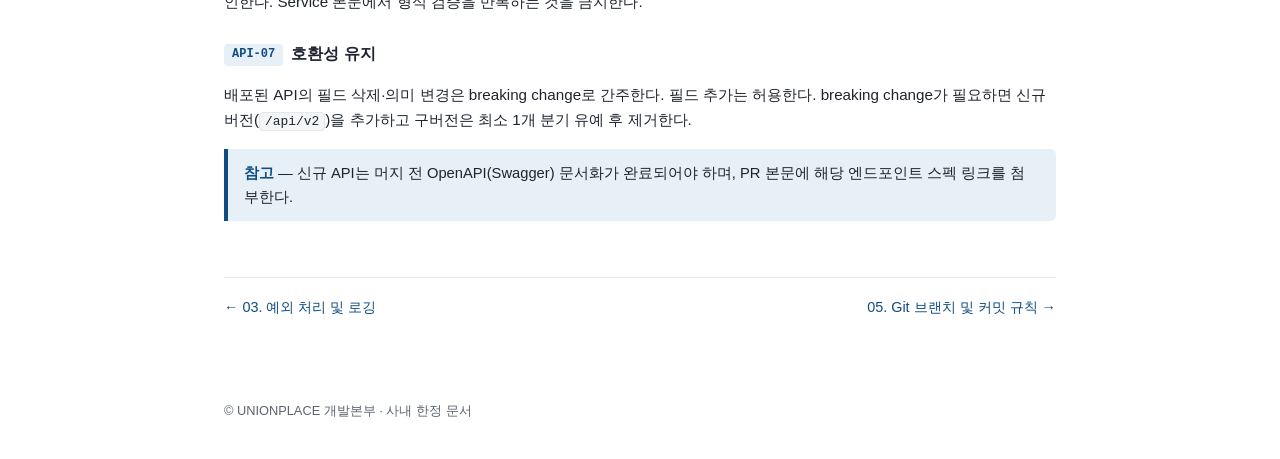
<file: 04-rest-api.html>
<!DOCTYPE html>
<html lang="ko">
<head>
<meta charset="UTF-8">
<meta name="viewport" content="width=device-width, initial-scale=1.0">
<title>04. REST API 설계 규칙 — 유니온플레이스 코딩 컨벤션</title>
<link rel="stylesheet" href="style.css">
</head>
<body>

<div class="topbar">
  <div class="inner">
    <span class="org">UNIONPLACE</span>
    <span class="doc">코딩 컨벤션 · CHAPTER 04</span>
  </div>
</div>

<div class="page">
  <div class="breadcrumb"><a href="index.html">코딩 컨벤션 가이드</a> &rsaquo; 04. REST API 설계 규칙</div>

  <h1>04. REST API 설계 규칙</h1>
  <div class="doc-meta"><span>규칙 API-01 ~ API-07</span><span>최종 개정 2026-09-22</span></div>

  <h2>URI 설계</h2>

  <h3><span class="rule-id">API-01</span>URI는 자원 중심으로 설계한다</h3>
  <p>
    명사·복수형·kebab-case를 사용하고, URI에 동사를 넣는 것을 금지한다.
    행위는 HTTP 메서드로 표현한다. 버전은 경로 첫 단에 둔다(<code>/api/v1</code>).
  </p>
  <div class="example bad">
    <span class="label">나쁜 예</span>
    <pre><code>POST /api/v1/createReview
GET  /api/v1/getKbList?type=repo</code></pre>
  </div>
  <div class="example good">
    <span class="label">좋은 예</span>
    <pre><code>POST /api/v1/reviews
GET  /api/v1/shared-kbs?kind=repo_branch
GET  /api/v1/repos/{projectKey}/{repoSlug}/kb-config</code></pre>
  </div>

  <h3><span class="rule-id">API-02</span>HTTP 메서드 의미를 지킨다</h3>
  <table>
    <tr><th>메서드</th><th>용도</th><th>비고</th></tr>
    <tr><td>GET</td><td>조회</td><td>상태 변경 금지 (멱등)</td></tr>
    <tr><td>POST</td><td>생성, 비멱등 명령</td><td>생성 성공 시 201 (<code>@ResponseStatus(HttpStatus.CREATED)</code>)</td></tr>
    <tr><td>PUT</td><td>전체 교체</td><td>멱등</td></tr>
    <tr><td>PATCH</td><td>부분 수정</td><td>변경 필드만 전달</td></tr>
    <tr><td>DELETE</td><td>삭제</td><td>성공 시 200 + envelope(<code>data</code> 없음). 204 는 사용하지 않는다</td></tr>
  </table>

  <h2>응답</h2>

  <h3><span class="rule-id">API-03</span>공통 응답 포맷</h3>
  <p>
    모든 응답은 Union Framework 의 <code>ApiResponse</code> envelope 를 사용한다. 필드명은 camelCase로 한다.
    컨트롤러는 Response DTO 를 <strong>그대로 반환</strong>하고 프레임워크가 자동으로 감싼다.
    컨트롤러에서 <code>ApiResponse.ok(...)</code> 나 <code>ResponseEntity</code> 로 직접 감싸는 것을 금지한다
    (상태 코드가 필요하면 <code>@ResponseStatus</code>).
  </p>
  <pre><code>// 성공
{
  "success": true,
  "code": "OK",
  "message": "성공",
  "data": { ... },
  "traceId": "8cb73d6623ac4770",
  "timestamp": "2026-09-22T09:25:47.403"
}

// 실패
{
  "success": false,
  "code": "CUSTOMER_001",
  "message": "고객을 찾을 수 없습니다. id=9999",
  "traceId": "8cb73d6623ac4770",
  "timestamp": "2026-09-22T09:25:47.403"
}

// 검증 실패 (400)
{
  "success": false,
  "code": "COMMON_400",
  "message": "잘못된 입력값입니다.",
  "errors": [ { "field": "email", "rejectedValue": "bad", "reason": "이메일 형식이 올바르지 않습니다." } ],
  "traceId": "...", "timestamp": "..."
}</code></pre>
  <div class="example bad">
    <span class="label">나쁜 예</span>
    <pre><code>@GetMapping("/{id}")
public ResponseEntity&lt;CustomerResponse&gt; get(@PathVariable Long id) {
    return ResponseEntity.ok(customerService.getCustomer(id));
}</code></pre>
  </div>
  <div class="example good">
    <span class="label">좋은 예</span>
    <pre><code>@GetMapping("/{id}")
public CustomerResponse get(@PathVariable Long id) {
    return customerService.getCustomer(id);      // 프레임워크가 ApiResponse 로 래핑
}</code></pre>
  </div>

  <h3><span class="rule-id">API-04</span>상태 코드 기준</h3>
  <table>
    <tr><th>코드</th><th>사용 기준</th></tr>
    <tr><td>200 / 201</td><td>조회·수정·삭제 성공 / 생성 성공. 항상 envelope 를 내려보내므로 204 는 쓰지 않는다</td></tr>
    <tr><td>400</td><td>요청 형식·검증 오류 — 프레임워크가 <code>COMMON_400</code> 으로 자동 변환</td></tr>
    <tr><td>401 / 403</td><td>미인증(<code>COMMON_401</code>) / 권한 없음(<code>COMMON_403</code>) — 프레임워크 보안 계층이 처리</td></tr>
    <tr><td>404</td><td>자원 없음 — <code>EntityNotFoundException</code> 계열 (status 404 ErrorCode)</td></tr>
    <tr><td>409</td><td>상태 충돌 (중복 등록, 동시 수정 등) — status 409 ErrorCode 의 <code>BusinessException</code></td></tr>
    <tr><td>500</td><td>서버 내부 오류(<code>COMMON_500</code>) — 비즈니스 예외를 500으로 뭉개는 것을 금지한다</td></tr>
  </table>

  <h3><span class="rule-id">API-05</span>페이징 표준</h3>
  <p>
    목록 API는 <code>page</code>(0-base)·<code>size</code>(기본 20, 최대 100) 쿼리 파라미터를 받고,
    프레임워크 <code>PageResponse</code> 로 응답한다. 컨트롤러는 <code>@PageableDefault(size = 20) Pageable</code> 로 받고,
    Service 는 <code>PageResponses.from(page).map(Response::from)</code> 으로 변환한다.
    Spring Data <code>Page</code> 를 그대로 반환하는 것을 금지한다.
  </p>
  <pre><code>GET /api/v1/customers?page=0&amp;size=20&amp;sort=createdAt,desc

"data": {
  "content": [ ... ],
  "page": 0,
  "size": 20,
  "totalElements": 142,
  "totalPages": 8,
  "first": true,
  "last": false
}</code></pre>

  <h2>요청 처리</h2>

  <h3><span class="rule-id">API-06</span>요청 검증은 진입 지점에서 수행한다</h3>
  <p>
    Bean Validation(<code>@Valid</code>, <code>@NotNull</code>, <code>@Size</code> 등)을 Request DTO에 선언하고,
    검증 실패는 프레임워크 전역 핸들러가 400 + <code>errors[]</code> 로 일괄 변환한다.
    <code>@RequestBody</code> 에 <code>@Valid</code> 를 빠뜨리면 검증이 전혀 수행되지 않으므로 리뷰 시 반드시 확인한다.
    Service 본문에서 형식 검증을 반복하는 것을 금지한다.
  </p>

  <h3><span class="rule-id">API-07</span>호환성 유지</h3>
  <p>
    배포된 API의 필드 삭제·의미 변경은 breaking change로 간주한다.
    필드 추가는 허용한다. breaking change가 필요하면 신규 버전(<code>/api/v2</code>)을 추가하고
    구버전은 최소 1개 분기 유예 후 제거한다.
  </p>

  <div class="callout">
    <strong>참고</strong> — 신규 API는 머지 전 OpenAPI(Swagger) 문서화가 완료되어야 하며,
    PR 본문에 해당 엔드포인트 스펙 링크를 첨부한다.
  </div>

  <div class="page-nav">
    <a href="03-exception-logging.html">&larr; 03. 예외 처리 및 로깅</a>
    <a href="05-git.html">05. Git 브랜치 및 커밋 규칙 &rarr;</a>
  </div>
</div>

<footer class="doc-footer">© UNIONPLACE 개발본부 · 사내 한정 문서</footer>

</body>
</html>
</file>
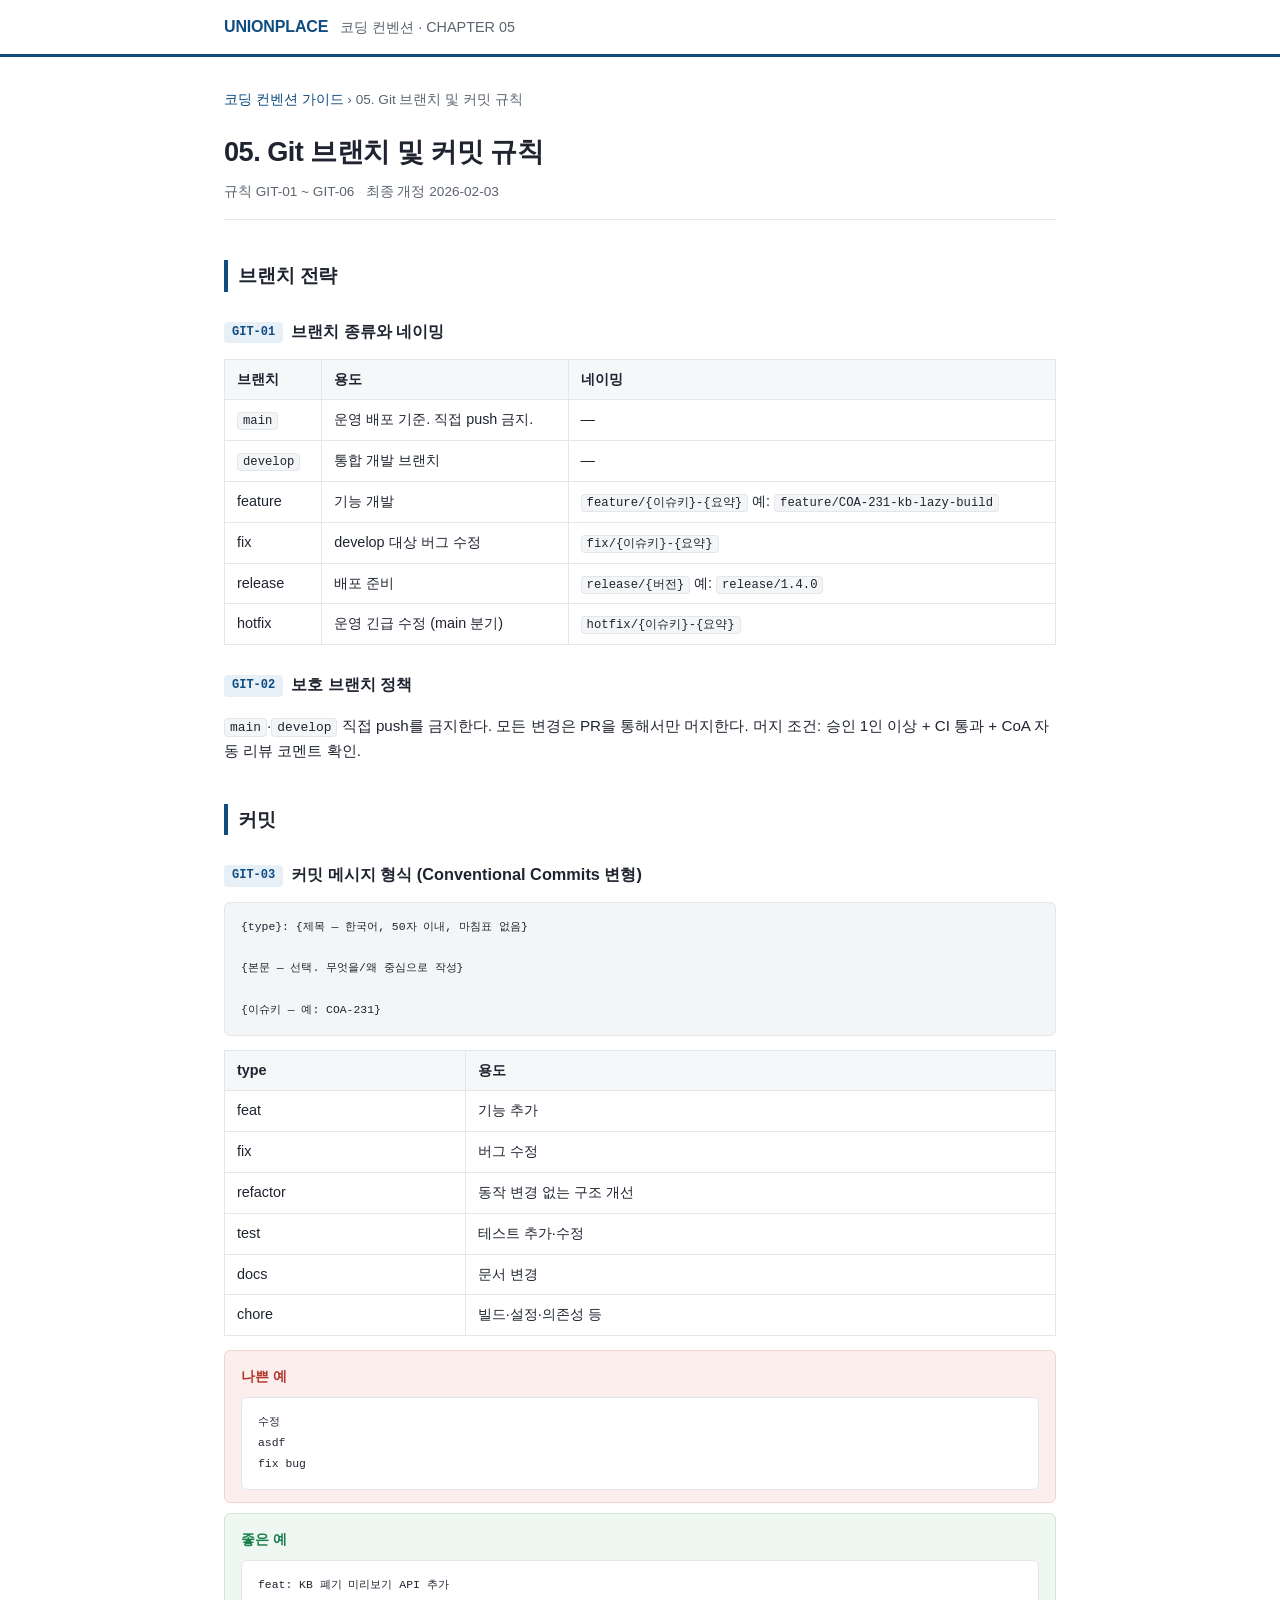
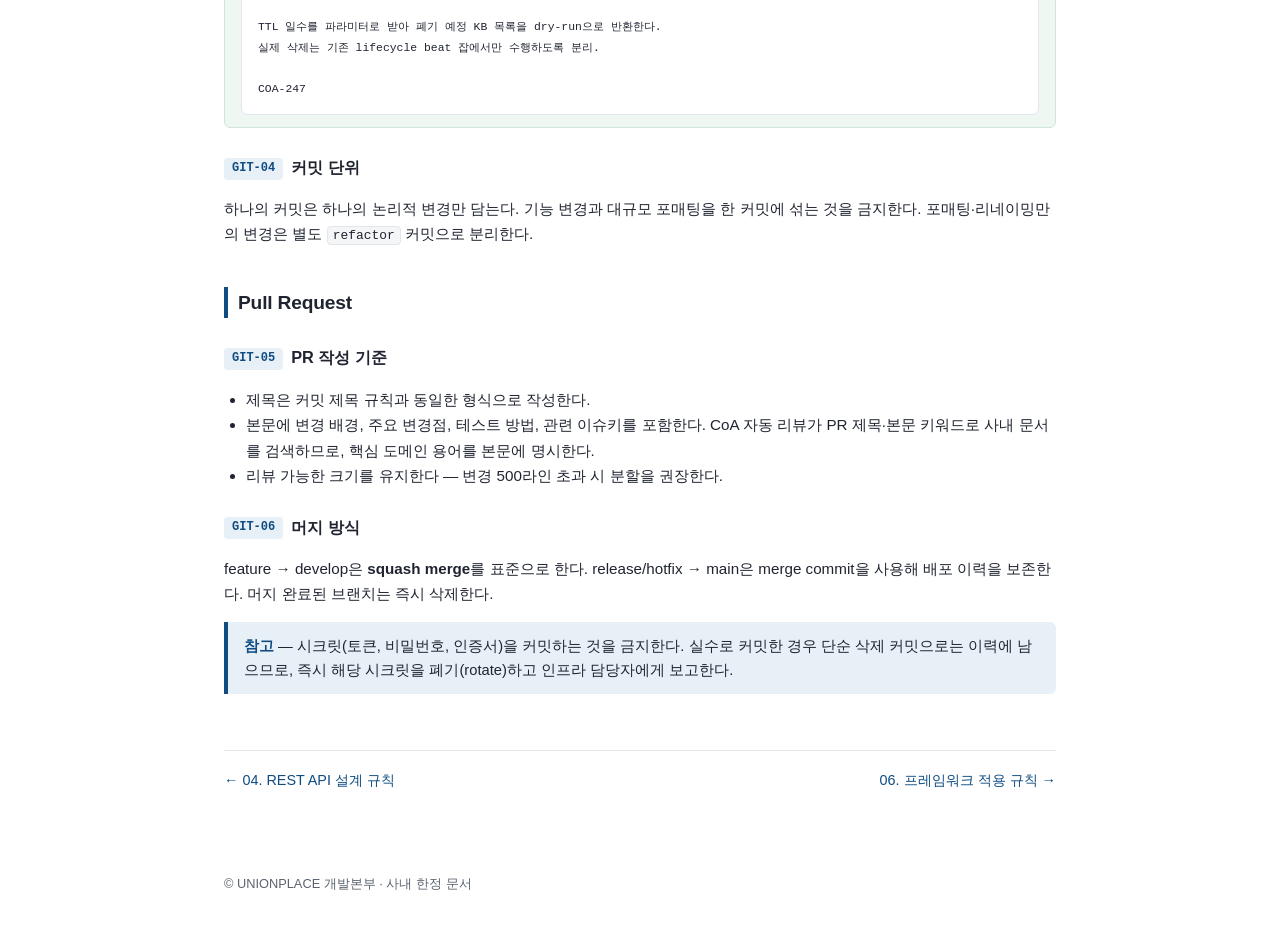
<file: 05-git.html>
<!DOCTYPE html>
<html lang="ko">
<head>
<meta charset="UTF-8">
<meta name="viewport" content="width=device-width, initial-scale=1.0">
<title>05. Git 브랜치 및 커밋 규칙 — 유니온플레이스 코딩 컨벤션</title>
<link rel="stylesheet" href="style.css">
</head>
<body>

<div class="topbar">
  <div class="inner">
    <span class="org">UNIONPLACE</span>
    <span class="doc">코딩 컨벤션 · CHAPTER 05</span>
  </div>
</div>

<div class="page">
  <div class="breadcrumb"><a href="index.html">코딩 컨벤션 가이드</a> &rsaquo; 05. Git 브랜치 및 커밋 규칙</div>

  <h1>05. Git 브랜치 및 커밋 규칙</h1>
  <div class="doc-meta"><span>규칙 GIT-01 ~ GIT-06</span><span>최종 개정 2026-02-03</span></div>

  <h2>브랜치 전략</h2>

  <h3><span class="rule-id">GIT-01</span>브랜치 종류와 네이밍</h3>
  <table>
    <tr><th>브랜치</th><th>용도</th><th>네이밍</th></tr>
    <tr><td><code>main</code></td><td>운영 배포 기준. 직접 push 금지.</td><td>—</td></tr>
    <tr><td><code>develop</code></td><td>통합 개발 브랜치</td><td>—</td></tr>
    <tr><td>feature</td><td>기능 개발</td><td><code>feature/{이슈키}-{요약}</code> 예: <code>feature/COA-231-kb-lazy-build</code></td></tr>
    <tr><td>fix</td><td>develop 대상 버그 수정</td><td><code>fix/{이슈키}-{요약}</code></td></tr>
    <tr><td>release</td><td>배포 준비</td><td><code>release/{버전}</code> 예: <code>release/1.4.0</code></td></tr>
    <tr><td>hotfix</td><td>운영 긴급 수정 (main 분기)</td><td><code>hotfix/{이슈키}-{요약}</code></td></tr>
  </table>

  <h3><span class="rule-id">GIT-02</span>보호 브랜치 정책</h3>
  <p>
    <code>main</code>·<code>develop</code> 직접 push를 금지한다. 모든 변경은 PR을 통해서만 머지한다.
    머지 조건: 승인 1인 이상 + CI 통과 + CoA 자동 리뷰 코멘트 확인.
  </p>

  <h2>커밋</h2>

  <h3><span class="rule-id">GIT-03</span>커밋 메시지 형식 (Conventional Commits 변형)</h3>
  <pre><code>{type}: {제목 — 한국어, 50자 이내, 마침표 없음}

{본문 — 선택. 무엇을/왜 중심으로 작성}

{이슈키 — 예: COA-231}</code></pre>
  <table>
    <tr><th>type</th><th>용도</th></tr>
    <tr><td>feat</td><td>기능 추가</td></tr>
    <tr><td>fix</td><td>버그 수정</td></tr>
    <tr><td>refactor</td><td>동작 변경 없는 구조 개선</td></tr>
    <tr><td>test</td><td>테스트 추가·수정</td></tr>
    <tr><td>docs</td><td>문서 변경</td></tr>
    <tr><td>chore</td><td>빌드·설정·의존성 등</td></tr>
  </table>
  <div class="example bad">
    <span class="label">나쁜 예</span>
    <pre><code>수정
asdf
fix bug</code></pre>
  </div>
  <div class="example good">
    <span class="label">좋은 예</span>
    <pre><code>feat: KB 폐기 미리보기 API 추가

TTL 일수를 파라미터로 받아 폐기 예정 KB 목록을 dry-run으로 반환한다.
실제 삭제는 기존 lifecycle beat 잡에서만 수행하도록 분리.

COA-247</code></pre>
  </div>

  <h3><span class="rule-id">GIT-04</span>커밋 단위</h3>
  <p>
    하나의 커밋은 하나의 논리적 변경만 담는다. 기능 변경과 대규모 포매팅을 한 커밋에 섞는 것을 금지한다.
    포매팅·리네이밍만의 변경은 별도 <code>refactor</code> 커밋으로 분리한다.
  </p>

  <h2>Pull Request</h2>

  <h3><span class="rule-id">GIT-05</span>PR 작성 기준</h3>
  <ul>
    <li>제목은 커밋 제목 규칙과 동일한 형식으로 작성한다.</li>
    <li>본문에 변경 배경, 주요 변경점, 테스트 방법, 관련 이슈키를 포함한다. CoA 자동 리뷰가 PR 제목·본문 키워드로 사내 문서를 검색하므로, 핵심 도메인 용어를 본문에 명시한다.</li>
    <li>리뷰 가능한 크기를 유지한다 — 변경 500라인 초과 시 분할을 권장한다.</li>
  </ul>

  <h3><span class="rule-id">GIT-06</span>머지 방식</h3>
  <p>
    feature → develop은 <strong>squash merge</strong>를 표준으로 한다.
    release/hotfix → main은 merge commit을 사용해 배포 이력을 보존한다.
    머지 완료된 브랜치는 즉시 삭제한다.
  </p>

  <div class="callout">
    <strong>참고</strong> — 시크릿(토큰, 비밀번호, 인증서)을 커밋하는 것을 금지한다.
    실수로 커밋한 경우 단순 삭제 커밋으로는 이력에 남으므로, 즉시 해당 시크릿을 폐기(rotate)하고
    인프라 담당자에게 보고한다.
  </div>

  <div class="page-nav">
    <a href="04-rest-api.html">&larr; 04. REST API 설계 규칙</a>
    <a href="06-framework-rules.html">06. 프레임워크 적용 규칙 &rarr;</a>
  </div>
</div>

<footer class="doc-footer">© UNIONPLACE 개발본부 · 사내 한정 문서</footer>

</body>
</html>
</file>
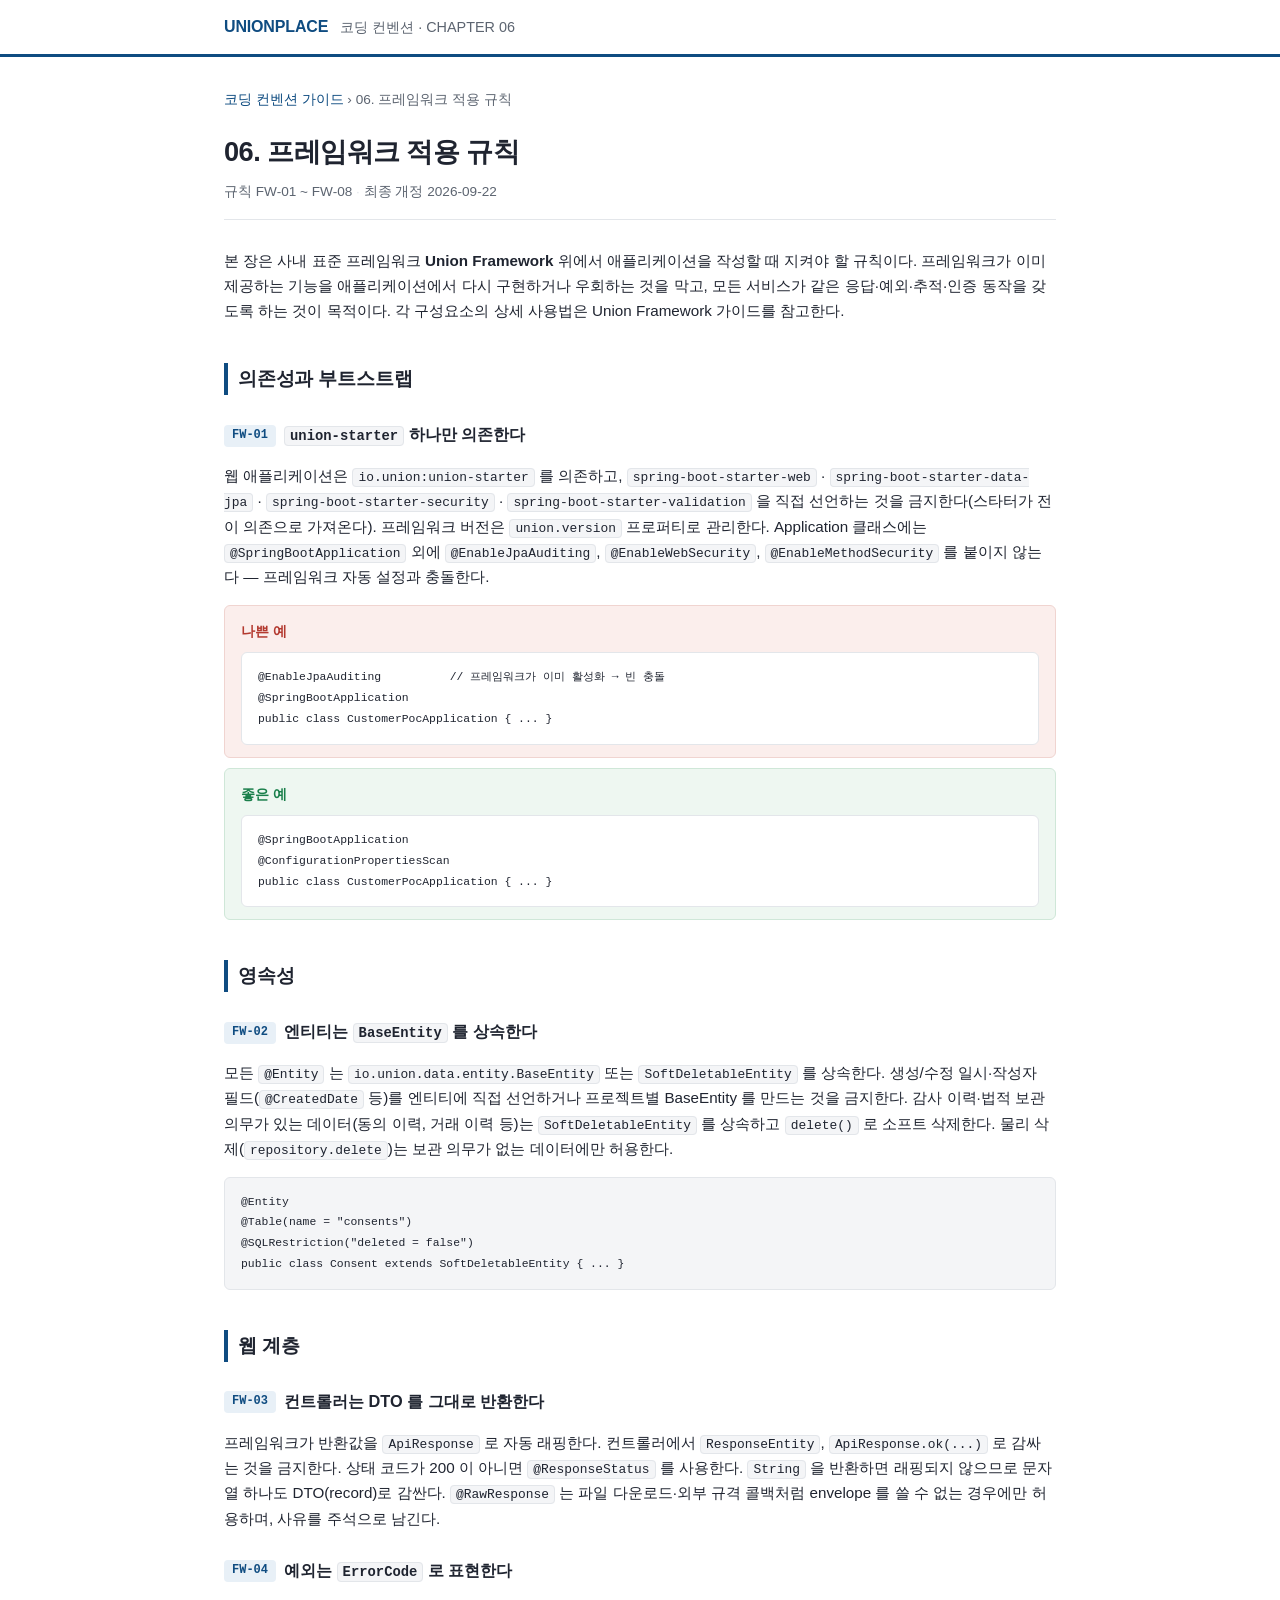
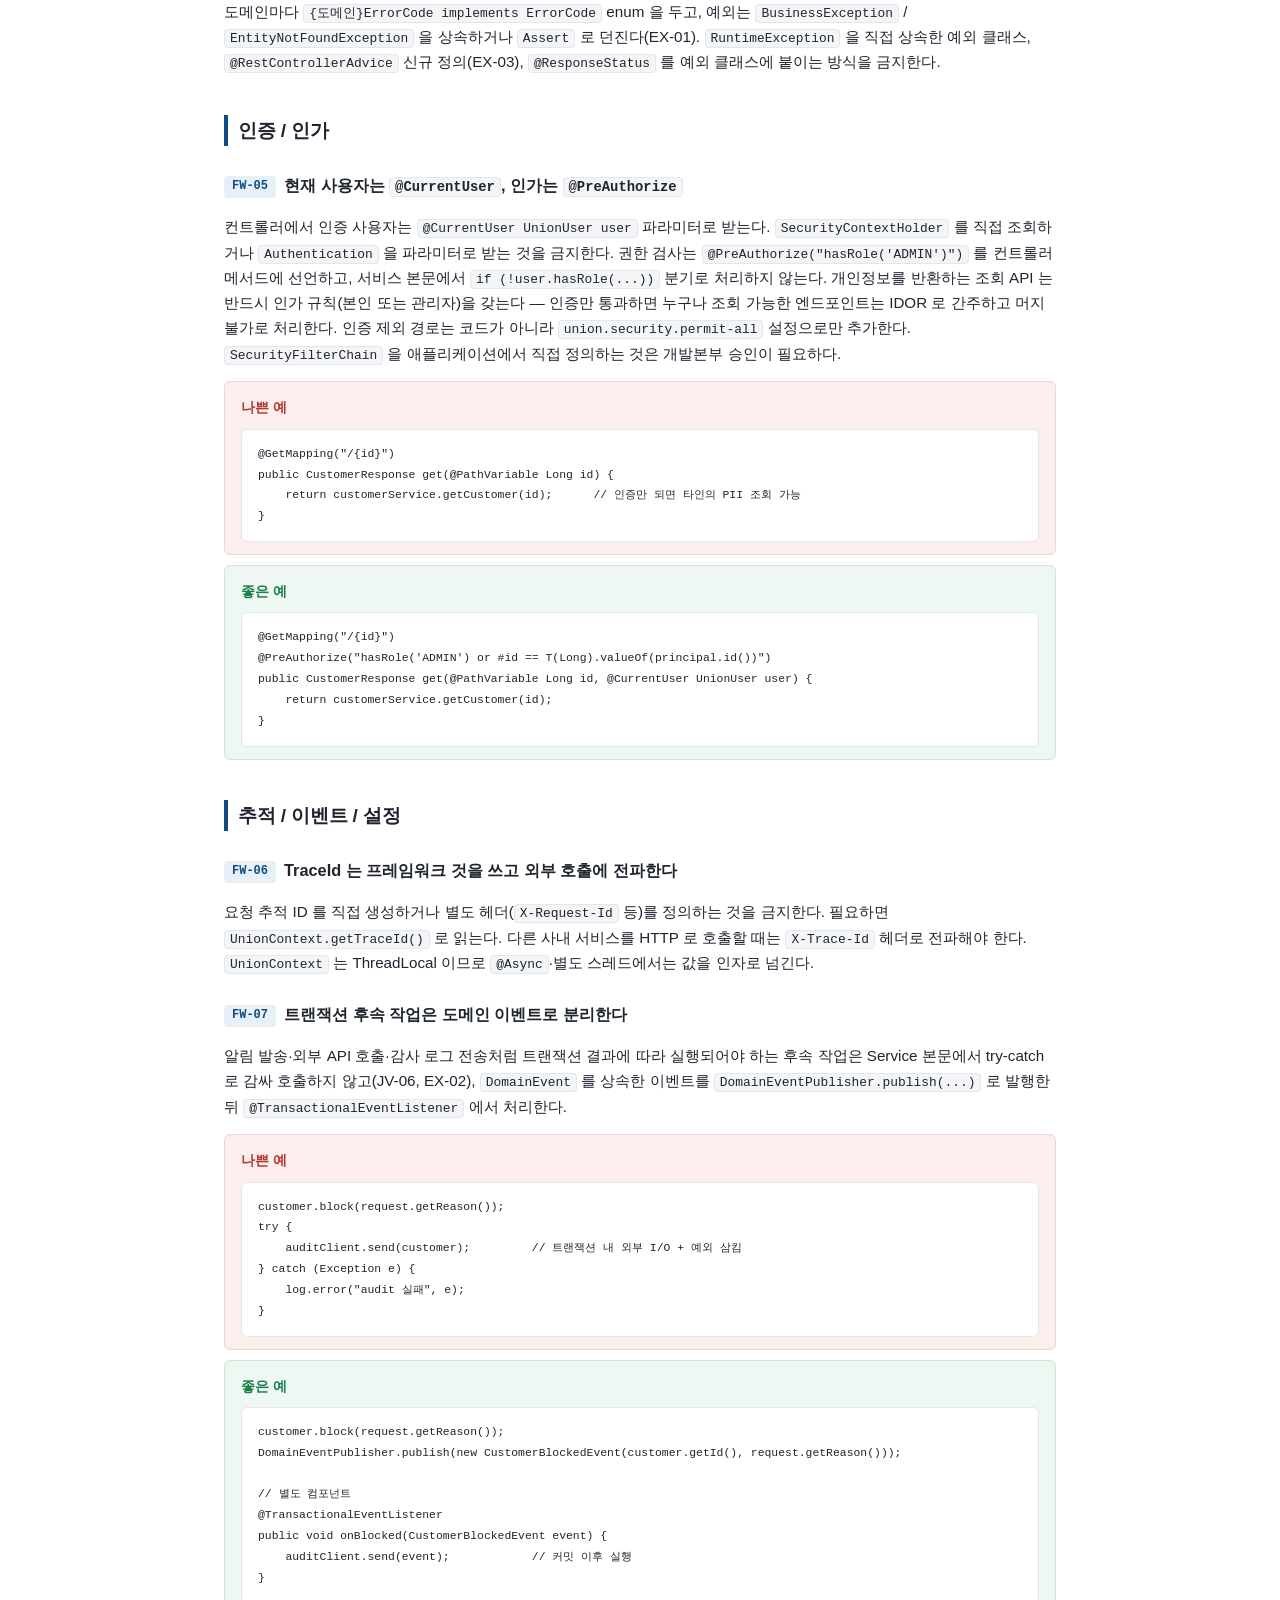
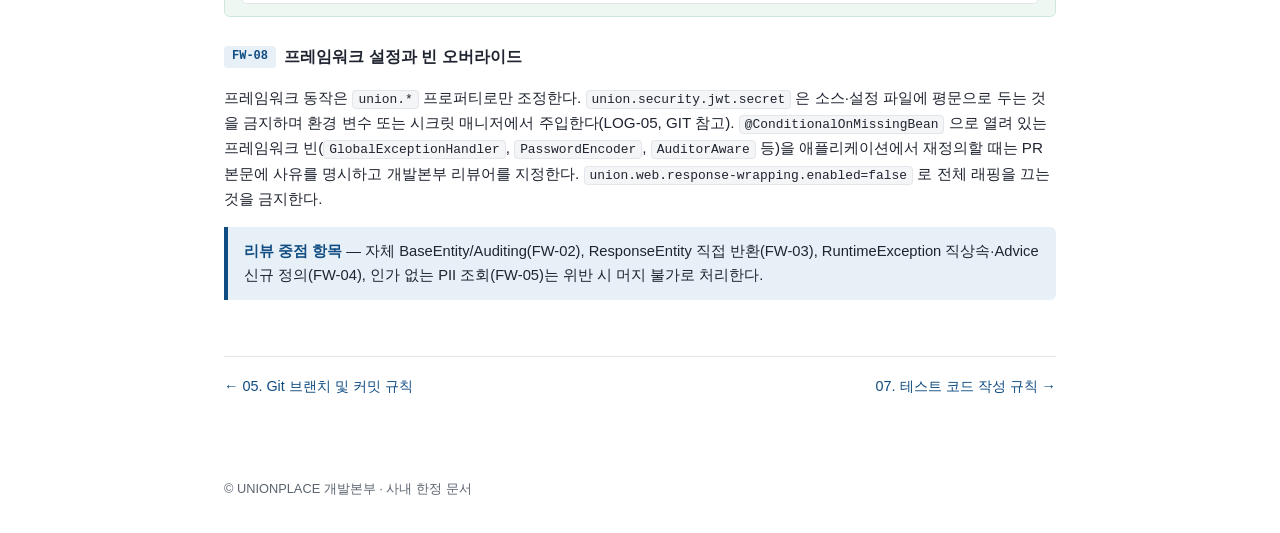
<file: 06-framework-rules.html>
<!DOCTYPE html>
<html lang="ko">
<head>
<meta charset="UTF-8">
<meta name="viewport" content="width=device-width, initial-scale=1.0">
<title>06. 프레임워크 적용 규칙 — 유니온플레이스 코딩 컨벤션</title>
<link rel="stylesheet" href="style.css">
</head>
<body>

<div class="topbar">
  <div class="inner">
    <span class="org">UNIONPLACE</span>
    <span class="doc">코딩 컨벤션 · CHAPTER 06</span>
  </div>
</div>

<div class="page">
  <div class="breadcrumb"><a href="index.html">코딩 컨벤션 가이드</a> &rsaquo; 06. 프레임워크 적용 규칙</div>

  <h1>06. 프레임워크 적용 규칙</h1>
  <div class="doc-meta"><span>규칙 FW-01 ~ FW-08</span><span>최종 개정 2026-09-22</span></div>

  <p>
    본 장은 사내 표준 프레임워크 <strong>Union Framework</strong> 위에서 애플리케이션을 작성할 때 지켜야 할 규칙이다.
    프레임워크가 이미 제공하는 기능을 애플리케이션에서 다시 구현하거나 우회하는 것을 막고,
    모든 서비스가 같은 응답·예외·추적·인증 동작을 갖도록 하는 것이 목적이다.
    각 구성요소의 상세 사용법은 Union Framework 가이드를 참고한다.
  </p>

  <h2>의존성과 부트스트랩</h2>

  <h3><span class="rule-id">FW-01</span><code>union-starter</code> 하나만 의존한다</h3>
  <p>
    웹 애플리케이션은 <code>io.union:union-starter</code> 를 의존하고, <code>spring-boot-starter-web</code> ·
    <code>spring-boot-starter-data-jpa</code> · <code>spring-boot-starter-security</code> · <code>spring-boot-starter-validation</code> 을
    직접 선언하는 것을 금지한다(스타터가 전이 의존으로 가져온다). 프레임워크 버전은 <code>union.version</code> 프로퍼티로 관리한다.
    Application 클래스에는 <code>@SpringBootApplication</code> 외에 <code>@EnableJpaAuditing</code>, <code>@EnableWebSecurity</code>,
    <code>@EnableMethodSecurity</code> 를 붙이지 않는다 — 프레임워크 자동 설정과 충돌한다.
  </p>
  <div class="example bad">
    <span class="label">나쁜 예</span>
    <pre><code>@EnableJpaAuditing          // 프레임워크가 이미 활성화 → 빈 충돌
@SpringBootApplication
public class CustomerPocApplication { ... }</code></pre>
  </div>
  <div class="example good">
    <span class="label">좋은 예</span>
    <pre><code>@SpringBootApplication
@ConfigurationPropertiesScan
public class CustomerPocApplication { ... }</code></pre>
  </div>

  <h2>영속성</h2>

  <h3><span class="rule-id">FW-02</span>엔티티는 <code>BaseEntity</code> 를 상속한다</h3>
  <p>
    모든 <code>@Entity</code> 는 <code>io.union.data.entity.BaseEntity</code> 또는 <code>SoftDeletableEntity</code> 를 상속한다.
    생성/수정 일시·작성자 필드(<code>@CreatedDate</code> 등)를 엔티티에 직접 선언하거나 프로젝트별 BaseEntity 를 만드는 것을 금지한다.
    감사 이력·법적 보관 의무가 있는 데이터(동의 이력, 거래 이력 등)는 <code>SoftDeletableEntity</code> 를 상속하고
    <code>delete()</code> 로 소프트 삭제한다. 물리 삭제(<code>repository.delete</code>)는 보관 의무가 없는 데이터에만 허용한다.
  </p>
  <pre><code>@Entity
@Table(name = "consents")
@SQLRestriction("deleted = false")
public class Consent extends SoftDeletableEntity { ... }</code></pre>

  <h2>웹 계층</h2>

  <h3><span class="rule-id">FW-03</span>컨트롤러는 DTO 를 그대로 반환한다</h3>
  <p>
    프레임워크가 반환값을 <code>ApiResponse</code> 로 자동 래핑한다. 컨트롤러에서 <code>ResponseEntity</code>,
    <code>ApiResponse.ok(...)</code> 로 감싸는 것을 금지한다. 상태 코드가 200 이 아니면 <code>@ResponseStatus</code> 를 사용한다.
    <code>String</code> 을 반환하면 래핑되지 않으므로 문자열 하나도 DTO(record)로 감싼다.
    <code>@RawResponse</code> 는 파일 다운로드·외부 규격 콜백처럼 envelope 를 쓸 수 없는 경우에만 허용하며, 사유를 주석으로 남긴다.
  </p>

  <h3><span class="rule-id">FW-04</span>예외는 <code>ErrorCode</code> 로 표현한다</h3>
  <p>
    도메인마다 <code>{도메인}ErrorCode implements ErrorCode</code> enum 을 두고, 예외는 <code>BusinessException</code> /
    <code>EntityNotFoundException</code> 을 상속하거나 <code>Assert</code> 로 던진다(EX-01).
    <code>RuntimeException</code> 을 직접 상속한 예외 클래스, <code>@RestControllerAdvice</code> 신규 정의(EX-03),
    <code>@ResponseStatus</code> 를 예외 클래스에 붙이는 방식을 금지한다.
  </p>

  <h2>인증 / 인가</h2>

  <h3><span class="rule-id">FW-05</span>현재 사용자는 <code>@CurrentUser</code>, 인가는 <code>@PreAuthorize</code></h3>
  <p>
    컨트롤러에서 인증 사용자는 <code>@CurrentUser UnionUser user</code> 파라미터로 받는다.
    <code>SecurityContextHolder</code> 를 직접 조회하거나 <code>Authentication</code> 을 파라미터로 받는 것을 금지한다.
    권한 검사는 <code>@PreAuthorize("hasRole('ADMIN')")</code> 를 컨트롤러 메서드에 선언하고, 서비스 본문에서
    <code>if (!user.hasRole(...))</code> 분기로 처리하지 않는다. 개인정보를 반환하는 조회 API 는 반드시 인가 규칙(본인 또는 관리자)을 갖는다 —
    인증만 통과하면 누구나 조회 가능한 엔드포인트는 IDOR 로 간주하고 머지 불가로 처리한다.
    인증 제외 경로는 코드가 아니라 <code>union.security.permit-all</code> 설정으로만 추가한다.
    <code>SecurityFilterChain</code> 을 애플리케이션에서 직접 정의하는 것은 개발본부 승인이 필요하다.
  </p>
  <div class="example bad">
    <span class="label">나쁜 예</span>
    <pre><code>@GetMapping("/{id}")
public CustomerResponse get(@PathVariable Long id) {
    return customerService.getCustomer(id);      // 인증만 되면 타인의 PII 조회 가능
}</code></pre>
  </div>
  <div class="example good">
    <span class="label">좋은 예</span>
    <pre><code>@GetMapping("/{id}")
@PreAuthorize("hasRole('ADMIN') or #id == T(Long).valueOf(principal.id())")
public CustomerResponse get(@PathVariable Long id, @CurrentUser UnionUser user) {
    return customerService.getCustomer(id);
}</code></pre>
  </div>

  <h2>추적 / 이벤트 / 설정</h2>

  <h3><span class="rule-id">FW-06</span>TraceId 는 프레임워크 것을 쓰고 외부 호출에 전파한다</h3>
  <p>
    요청 추적 ID 를 직접 생성하거나 별도 헤더(<code>X-Request-Id</code> 등)를 정의하는 것을 금지한다.
    필요하면 <code>UnionContext.getTraceId()</code> 로 읽는다. 다른 사내 서비스를 HTTP 로 호출할 때는
    <code>X-Trace-Id</code> 헤더로 전파해야 한다. <code>UnionContext</code> 는 ThreadLocal 이므로
    <code>@Async</code>·별도 스레드에서는 값을 인자로 넘긴다.
  </p>

  <h3><span class="rule-id">FW-07</span>트랜잭션 후속 작업은 도메인 이벤트로 분리한다</h3>
  <p>
    알림 발송·외부 API 호출·감사 로그 전송처럼 트랜잭션 결과에 따라 실행되어야 하는 후속 작업은
    Service 본문에서 try-catch 로 감싸 호출하지 않고(JV-06, EX-02), <code>DomainEvent</code> 를 상속한 이벤트를
    <code>DomainEventPublisher.publish(...)</code> 로 발행한 뒤 <code>@TransactionalEventListener</code> 에서 처리한다.
  </p>
  <div class="example bad">
    <span class="label">나쁜 예</span>
    <pre><code>customer.block(request.getReason());
try {
    auditClient.send(customer);         // 트랜잭션 내 외부 I/O + 예외 삼킴
} catch (Exception e) {
    log.error("audit 실패", e);
}</code></pre>
  </div>
  <div class="example good">
    <span class="label">좋은 예</span>
    <pre><code>customer.block(request.getReason());
DomainEventPublisher.publish(new CustomerBlockedEvent(customer.getId(), request.getReason()));

// 별도 컴포넌트
@TransactionalEventListener
public void onBlocked(CustomerBlockedEvent event) {
    auditClient.send(event);            // 커밋 이후 실행
}</code></pre>
  </div>

  <h3><span class="rule-id">FW-08</span>프레임워크 설정과 빈 오버라이드</h3>
  <p>
    프레임워크 동작은 <code>union.*</code> 프로퍼티로만 조정한다. <code>union.security.jwt.secret</code> 은
    소스·설정 파일에 평문으로 두는 것을 금지하며 환경 변수 또는 시크릿 매니저에서 주입한다(LOG-05, GIT 참고).
    <code>@ConditionalOnMissingBean</code> 으로 열려 있는 프레임워크 빈(<code>GlobalExceptionHandler</code>,
    <code>PasswordEncoder</code>, <code>AuditorAware</code> 등)을 애플리케이션에서 재정의할 때는 PR 본문에 사유를 명시하고
    개발본부 리뷰어를 지정한다. <code>union.web.response-wrapping.enabled=false</code> 로 전체 래핑을 끄는 것을 금지한다.
  </p>

  <div class="callout">
    <strong>리뷰 중점 항목</strong> — 자체 BaseEntity/Auditing(FW-02), ResponseEntity 직접 반환(FW-03),
    RuntimeException 직상속·Advice 신규 정의(FW-04), 인가 없는 PII 조회(FW-05)는 위반 시 머지 불가로 처리한다.
  </div>

  <div class="page-nav">
    <a href="05-git.html">&larr; 05. Git 브랜치 및 커밋 규칙</a>
    <a href="07-testing.html">07. 테스트 코드 작성 규칙 &rarr;</a>
  </div>
</div>

<footer class="doc-footer">© UNIONPLACE 개발본부 · 사내 한정 문서</footer>

</body>
</html>
</file>
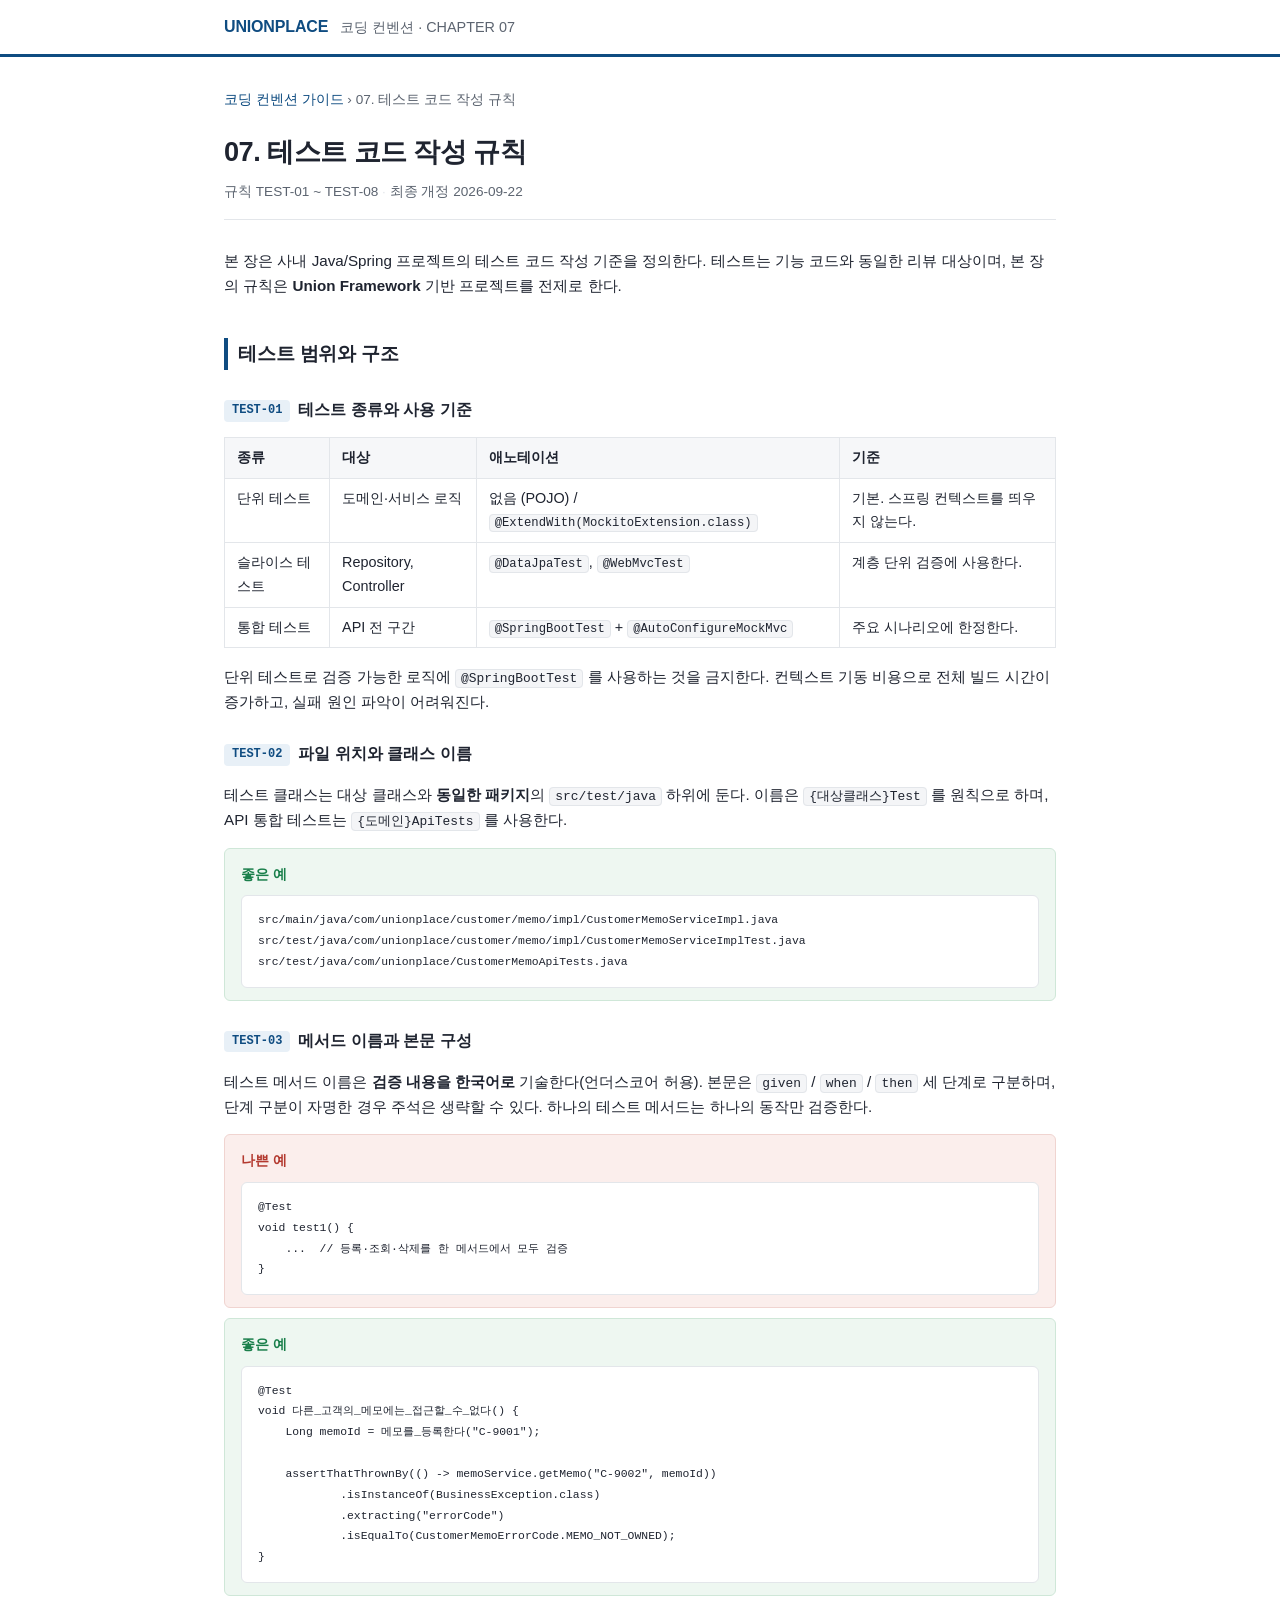
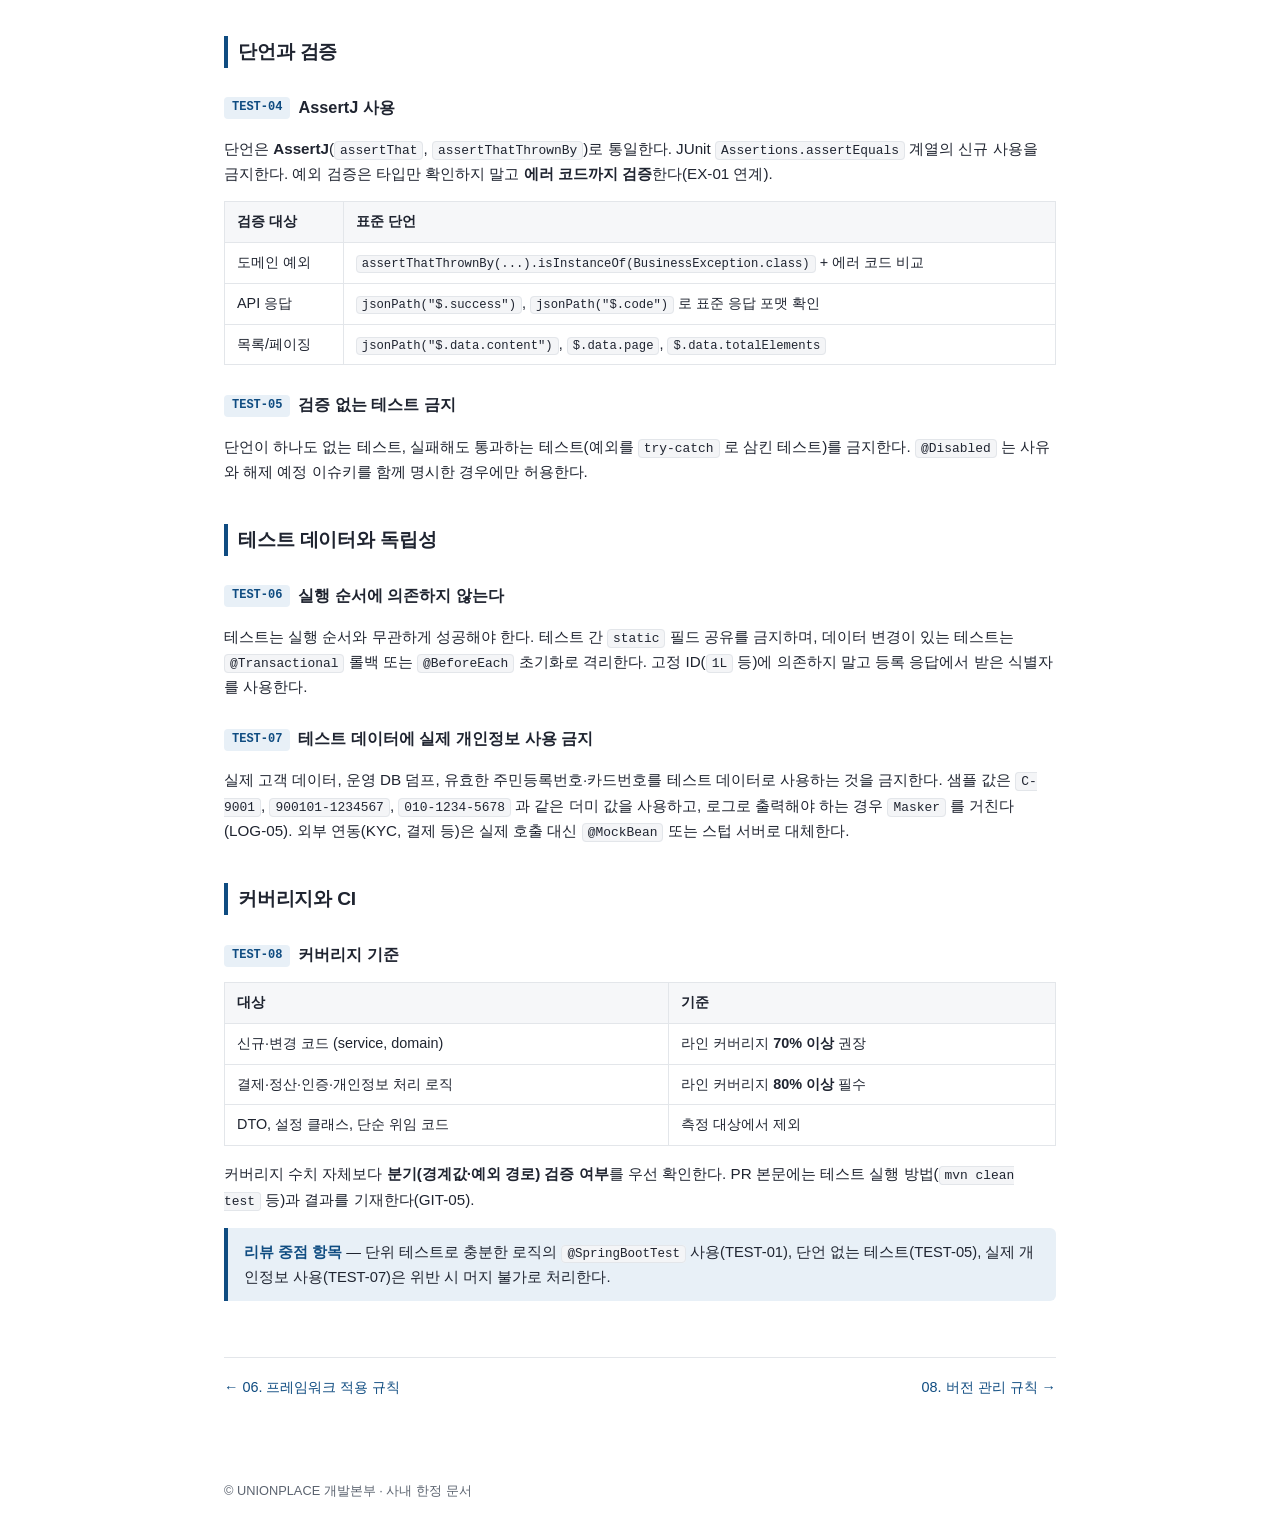
<file: 07-testing.html>
<!DOCTYPE html>
<html lang="ko">
<head>
<meta charset="UTF-8">
<meta name="viewport" content="width=device-width, initial-scale=1.0">
<title>07. 테스트 코드 작성 규칙 — 유니온플레이스 코딩 컨벤션</title>
<link rel="stylesheet" href="style.css">
</head>
<body>

<div class="topbar">
  <div class="inner">
    <span class="org">UNIONPLACE</span>
    <span class="doc">코딩 컨벤션 · CHAPTER 07</span>
  </div>
</div>

<div class="page">
  <div class="breadcrumb"><a href="index.html">코딩 컨벤션 가이드</a> &rsaquo; 07. 테스트 코드 작성 규칙</div>

  <h1>07. 테스트 코드 작성 규칙</h1>
  <div class="doc-meta"><span>규칙 TEST-01 ~ TEST-08</span><span>최종 개정 2026-09-22</span></div>

  <p>
    본 장은 사내 Java/Spring 프로젝트의 테스트 코드 작성 기준을 정의한다.
    테스트는 기능 코드와 동일한 리뷰 대상이며, 본 장의 규칙은 <strong>Union Framework</strong> 기반 프로젝트를 전제로 한다.
  </p>

  <h2>테스트 범위와 구조</h2>

  <h3><span class="rule-id">TEST-01</span>테스트 종류와 사용 기준</h3>
  <table>
    <tr><th>종류</th><th>대상</th><th>애노테이션</th><th>기준</th></tr>
    <tr><td>단위 테스트</td><td>도메인·서비스 로직</td><td>없음 (POJO) / <code>@ExtendWith(MockitoExtension.class)</code></td><td>기본. 스프링 컨텍스트를 띄우지 않는다.</td></tr>
    <tr><td>슬라이스 테스트</td><td>Repository, Controller</td><td><code>@DataJpaTest</code>, <code>@WebMvcTest</code></td><td>계층 단위 검증에 사용한다.</td></tr>
    <tr><td>통합 테스트</td><td>API 전 구간</td><td><code>@SpringBootTest</code> + <code>@AutoConfigureMockMvc</code></td><td>주요 시나리오에 한정한다.</td></tr>
  </table>
  <p>
    단위 테스트로 검증 가능한 로직에 <code>@SpringBootTest</code> 를 사용하는 것을 금지한다.
    컨텍스트 기동 비용으로 전체 빌드 시간이 증가하고, 실패 원인 파악이 어려워진다.
  </p>

  <h3><span class="rule-id">TEST-02</span>파일 위치와 클래스 이름</h3>
  <p>
    테스트 클래스는 대상 클래스와 <strong>동일한 패키지</strong>의 <code>src/test/java</code> 하위에 둔다.
    이름은 <code>{대상클래스}Test</code> 를 원칙으로 하며, API 통합 테스트는 <code>{도메인}ApiTests</code> 를 사용한다.
  </p>
  <div class="example good">
    <span class="label">좋은 예</span>
    <pre><code>src/main/java/com/unionplace/customer/memo/impl/CustomerMemoServiceImpl.java
src/test/java/com/unionplace/customer/memo/impl/CustomerMemoServiceImplTest.java
src/test/java/com/unionplace/CustomerMemoApiTests.java</code></pre>
  </div>

  <h3><span class="rule-id">TEST-03</span>메서드 이름과 본문 구성</h3>
  <p>
    테스트 메서드 이름은 <strong>검증 내용을 한국어로</strong> 기술한다(언더스코어 허용).
    본문은 <code>given</code> / <code>when</code> / <code>then</code> 세 단계로 구분하며, 단계 구분이 자명한 경우 주석은 생략할 수 있다.
    하나의 테스트 메서드는 하나의 동작만 검증한다.
  </p>
  <div class="example bad">
    <span class="label">나쁜 예</span>
    <pre><code>@Test
void test1() {
    ...  // 등록·조회·삭제를 한 메서드에서 모두 검증
}</code></pre>
  </div>
  <div class="example good">
    <span class="label">좋은 예</span>
    <pre><code>@Test
void 다른_고객의_메모에는_접근할_수_없다() {
    Long memoId = 메모를_등록한다("C-9001");

    assertThatThrownBy(() -&gt; memoService.getMemo("C-9002", memoId))
            .isInstanceOf(BusinessException.class)
            .extracting("errorCode")
            .isEqualTo(CustomerMemoErrorCode.MEMO_NOT_OWNED);
}</code></pre>
  </div>

  <h2>단언과 검증</h2>

  <h3><span class="rule-id">TEST-04</span>AssertJ 사용</h3>
  <p>
    단언은 <strong>AssertJ</strong>(<code>assertThat</code>, <code>assertThatThrownBy</code>)로 통일한다.
    JUnit <code>Assertions.assertEquals</code> 계열의 신규 사용을 금지한다.
    예외 검증은 타입만 확인하지 말고 <strong>에러 코드까지 검증</strong>한다(EX-01 연계).
  </p>
  <table>
    <tr><th>검증 대상</th><th>표준 단언</th></tr>
    <tr><td>도메인 예외</td><td><code>assertThatThrownBy(...).isInstanceOf(BusinessException.class)</code> + 에러 코드 비교</td></tr>
    <tr><td>API 응답</td><td><code>jsonPath("$.success")</code>, <code>jsonPath("$.code")</code> 로 표준 응답 포맷 확인</td></tr>
    <tr><td>목록/페이징</td><td><code>jsonPath("$.data.content")</code>, <code>$.data.page</code>, <code>$.data.totalElements</code></td></tr>
  </table>

  <h3><span class="rule-id">TEST-05</span>검증 없는 테스트 금지</h3>
  <p>
    단언이 하나도 없는 테스트, 실패해도 통과하는 테스트(예외를 <code>try-catch</code> 로 삼킨 테스트)를 금지한다.
    <code>@Disabled</code> 는 사유와 해제 예정 이슈키를 함께 명시한 경우에만 허용한다.
  </p>

  <h2>테스트 데이터와 독립성</h2>

  <h3><span class="rule-id">TEST-06</span>실행 순서에 의존하지 않는다</h3>
  <p>
    테스트는 실행 순서와 무관하게 성공해야 한다. 테스트 간 <code>static</code> 필드 공유를 금지하며,
    데이터 변경이 있는 테스트는 <code>@Transactional</code> 롤백 또는 <code>@BeforeEach</code> 초기화로 격리한다.
    고정 ID(<code>1L</code> 등)에 의존하지 말고 등록 응답에서 받은 식별자를 사용한다.
  </p>

  <h3><span class="rule-id">TEST-07</span>테스트 데이터에 실제 개인정보 사용 금지</h3>
  <p>
    실제 고객 데이터, 운영 DB 덤프, 유효한 주민등록번호·카드번호를 테스트 데이터로 사용하는 것을 금지한다.
    샘플 값은 <code>C-9001</code>, <code>900101-1234567</code>, <code>010-1234-5678</code> 과 같은 더미 값을 사용하고,
    로그로 출력해야 하는 경우 <code>Masker</code> 를 거친다(LOG-05).
    외부 연동(KYC, 결제 등)은 실제 호출 대신 <code>@MockBean</code> 또는 스텁 서버로 대체한다.
  </p>

  <h2>커버리지와 CI</h2>

  <h3><span class="rule-id">TEST-08</span>커버리지 기준</h3>
  <table>
    <tr><th>대상</th><th>기준</th></tr>
    <tr><td>신규·변경 코드 (service, domain)</td><td>라인 커버리지 <strong>70% 이상</strong> 권장</td></tr>
    <tr><td>결제·정산·인증·개인정보 처리 로직</td><td>라인 커버리지 <strong>80% 이상</strong> 필수</td></tr>
    <tr><td>DTO, 설정 클래스, 단순 위임 코드</td><td>측정 대상에서 제외</td></tr>
  </table>
  <p>
    커버리지 수치 자체보다 <strong>분기(경계값·예외 경로) 검증 여부</strong>를 우선 확인한다.
    PR 본문에는 테스트 실행 방법(<code>mvn clean test</code> 등)과 결과를 기재한다(GIT-05).
  </p>

  <div class="callout">
    <strong>리뷰 중점 항목</strong> — 단위 테스트로 충분한 로직의 <code>@SpringBootTest</code> 사용(TEST-01),
    단언 없는 테스트(TEST-05), 실제 개인정보 사용(TEST-07)은 위반 시 머지 불가로 처리한다.
  </div>

  <div class="page-nav">
    <a href="06-framework-rules.html">&larr; 06. 프레임워크 적용 규칙</a>
    <a href="08-versioning.html">08. 버전 관리 규칙 &rarr;</a>
  </div>
</div>

<footer class="doc-footer">© UNIONPLACE 개발본부 · 사내 한정 문서</footer>

</body>
</html>
</file>
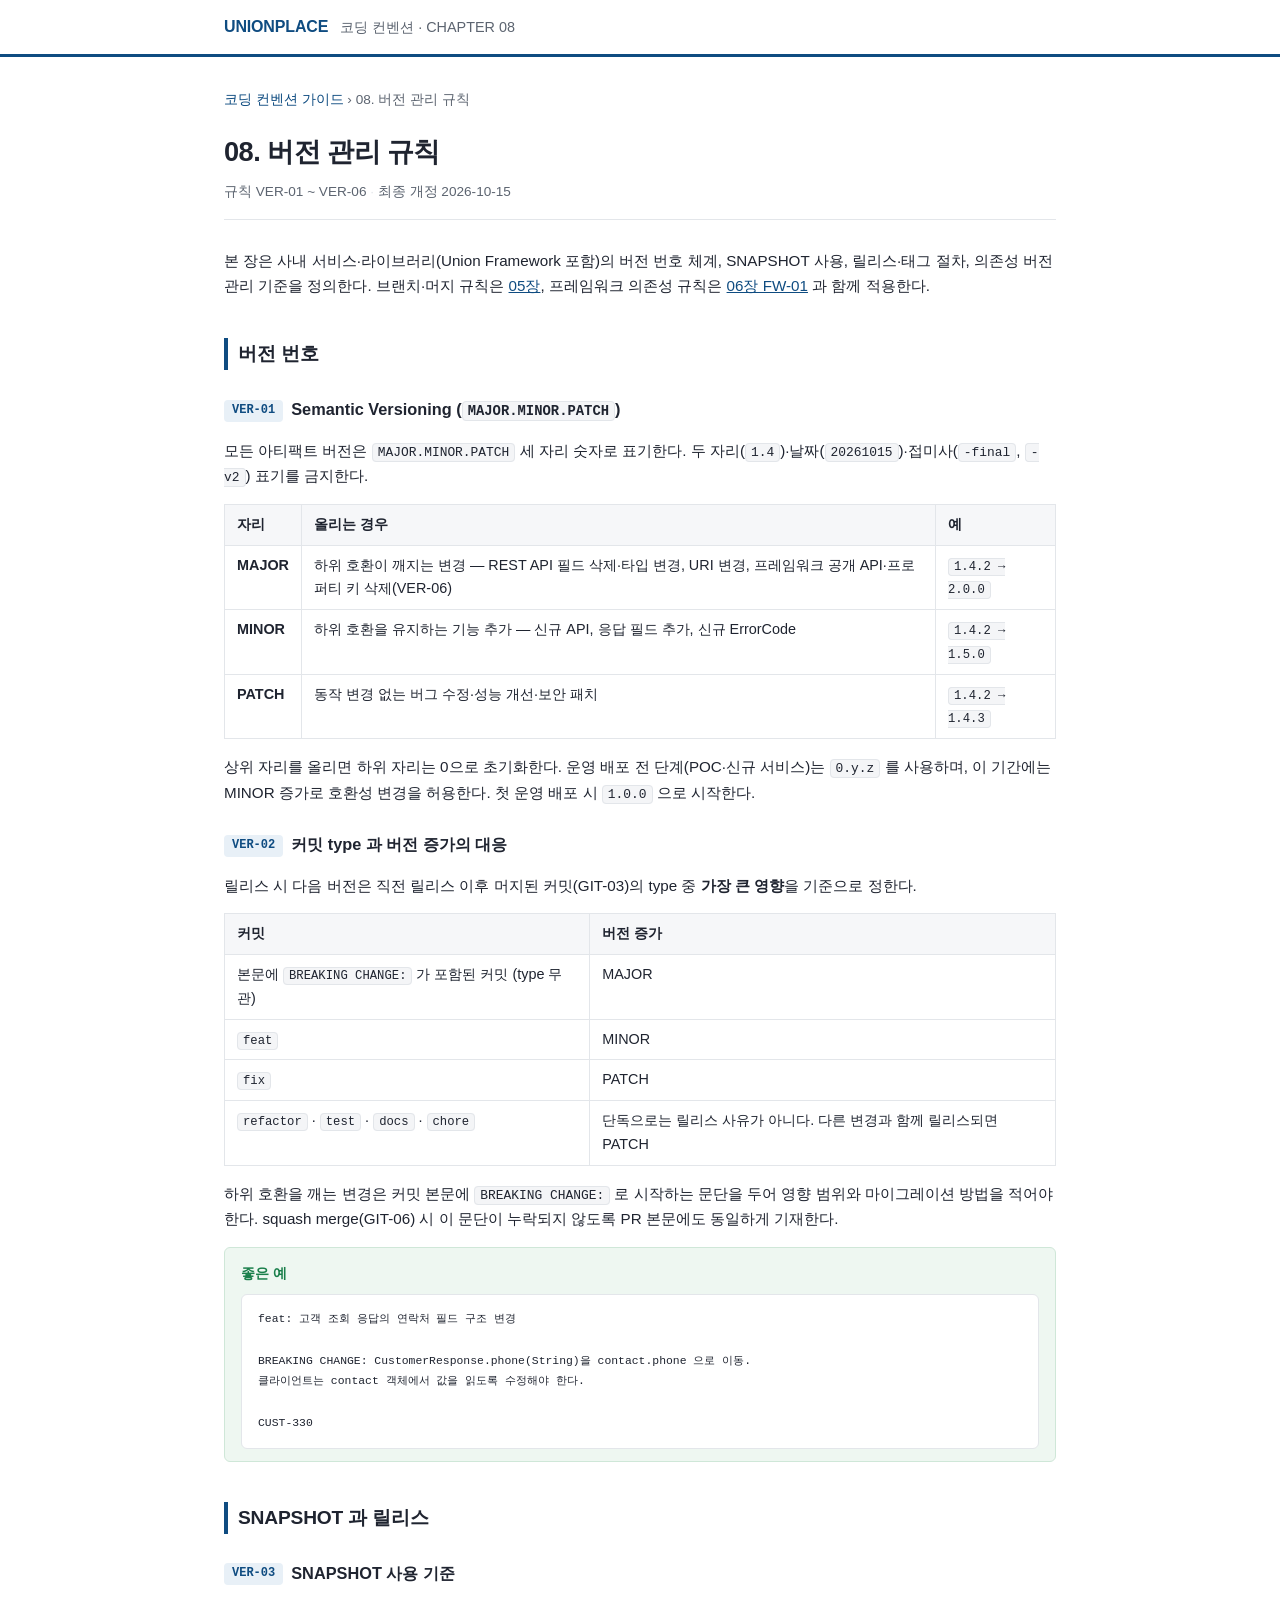
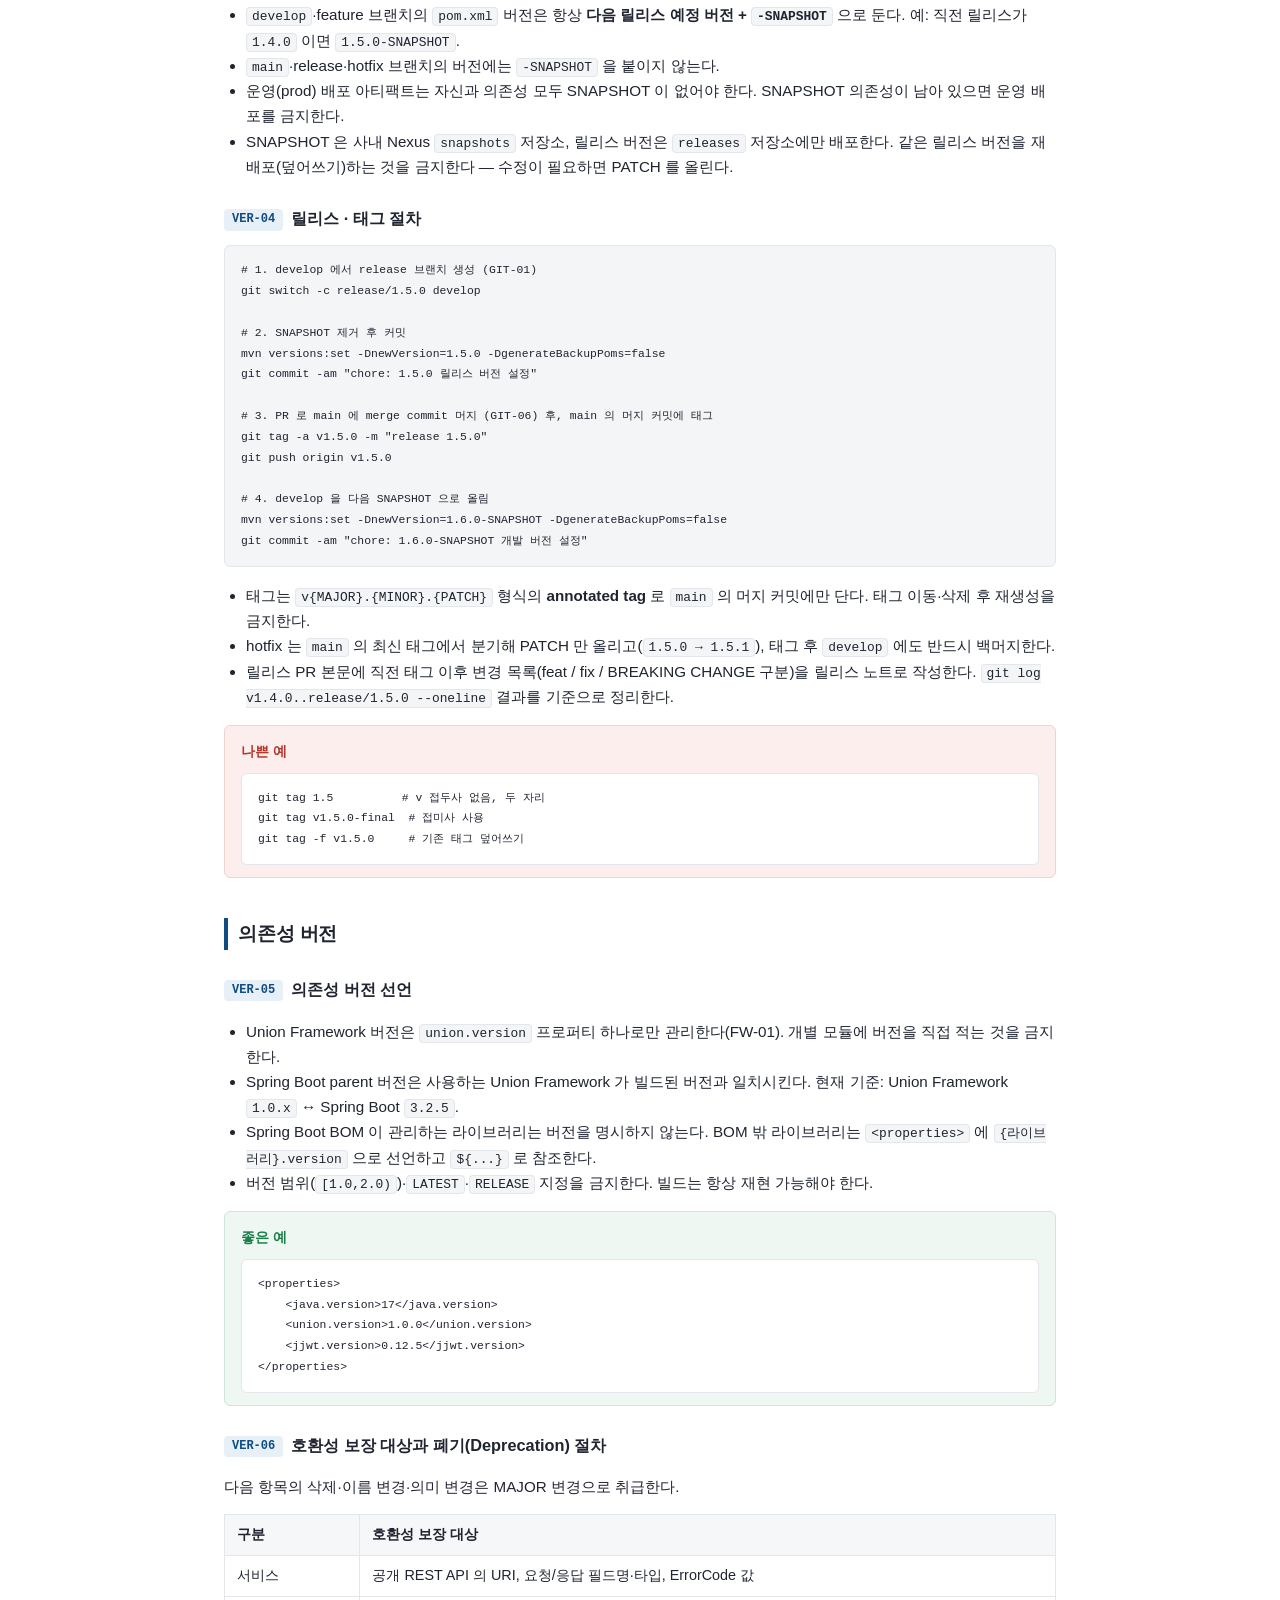
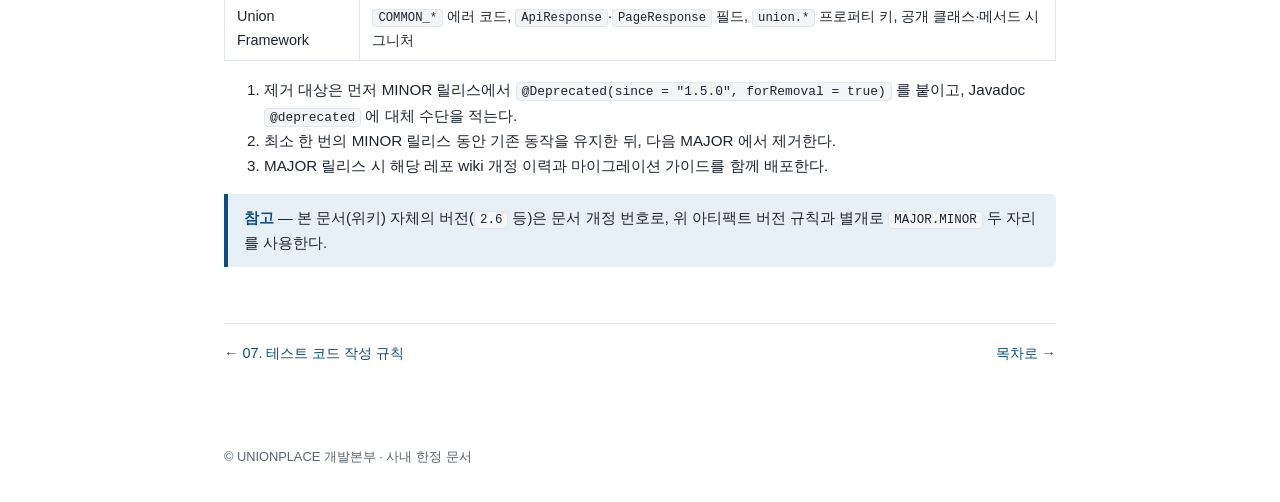
<file: 08-versioning.html>
<!DOCTYPE html>
<html lang="ko">
<head>
<meta charset="UTF-8">
<meta name="viewport" content="width=device-width, initial-scale=1.0">
<title>08. 버전 관리 규칙 — 유니온플레이스 코딩 컨벤션</title>
<link rel="stylesheet" href="style.css">
</head>
<body>

<div class="topbar">
  <div class="inner">
    <span class="org">UNIONPLACE</span>
    <span class="doc">코딩 컨벤션 · CHAPTER 08</span>
  </div>
</div>

<div class="page">
  <div class="breadcrumb"><a href="index.html">코딩 컨벤션 가이드</a> &rsaquo; 08. 버전 관리 규칙</div>

  <h1>08. 버전 관리 규칙</h1>
  <div class="doc-meta"><span>규칙 VER-01 ~ VER-06</span><span>최종 개정 2026-10-15</span></div>

  <p>
    본 장은 사내 서비스·라이브러리(Union Framework 포함)의 버전 번호 체계, SNAPSHOT 사용, 릴리스·태그 절차,
    의존성 버전 관리 기준을 정의한다. 브랜치·머지 규칙은 <a href="05-git.html">05장</a>,
    프레임워크 의존성 규칙은 <a href="06-framework-rules.html">06장 FW-01</a> 과 함께 적용한다.
  </p>

  <h2>버전 번호</h2>

  <h3><span class="rule-id">VER-01</span>Semantic Versioning (<code>MAJOR.MINOR.PATCH</code>)</h3>
  <p>모든 아티팩트 버전은 <code>MAJOR.MINOR.PATCH</code> 세 자리 숫자로 표기한다. 두 자리(<code>1.4</code>)·날짜(<code>20261015</code>)·접미사(<code>-final</code>, <code>-v2</code>) 표기를 금지한다.</p>
  <table>
    <tr><th>자리</th><th>올리는 경우</th><th>예</th></tr>
    <tr><td><strong>MAJOR</strong></td><td>하위 호환이 깨지는 변경 — REST API 필드 삭제·타입 변경, URI 변경, 프레임워크 공개 API·프로퍼티 키 삭제(VER-06)</td><td><code>1.4.2 → 2.0.0</code></td></tr>
    <tr><td><strong>MINOR</strong></td><td>하위 호환을 유지하는 기능 추가 — 신규 API, 응답 필드 추가, 신규 ErrorCode</td><td><code>1.4.2 → 1.5.0</code></td></tr>
    <tr><td><strong>PATCH</strong></td><td>동작 변경 없는 버그 수정·성능 개선·보안 패치</td><td><code>1.4.2 → 1.4.3</code></td></tr>
  </table>
  <p>
    상위 자리를 올리면 하위 자리는 0으로 초기화한다.
    운영 배포 전 단계(POC·신규 서비스)는 <code>0.y.z</code> 를 사용하며, 이 기간에는 MINOR 증가로 호환성 변경을 허용한다.
    첫 운영 배포 시 <code>1.0.0</code> 으로 시작한다.
  </p>

  <h3><span class="rule-id">VER-02</span>커밋 type 과 버전 증가의 대응</h3>
  <p>릴리스 시 다음 버전은 직전 릴리스 이후 머지된 커밋(GIT-03)의 type 중 <strong>가장 큰 영향</strong>을 기준으로 정한다.</p>
  <table>
    <tr><th>커밋</th><th>버전 증가</th></tr>
    <tr><td>본문에 <code>BREAKING CHANGE:</code> 가 포함된 커밋 (type 무관)</td><td>MAJOR</td></tr>
    <tr><td><code>feat</code></td><td>MINOR</td></tr>
    <tr><td><code>fix</code></td><td>PATCH</td></tr>
    <tr><td><code>refactor</code> · <code>test</code> · <code>docs</code> · <code>chore</code></td><td>단독으로는 릴리스 사유가 아니다. 다른 변경과 함께 릴리스되면 PATCH</td></tr>
  </table>
  <p>하위 호환을 깨는 변경은 커밋 본문에 <code>BREAKING CHANGE:</code> 로 시작하는 문단을 두어 영향 범위와 마이그레이션 방법을 적어야 한다. squash merge(GIT-06) 시 이 문단이 누락되지 않도록 PR 본문에도 동일하게 기재한다.</p>
  <div class="example good">
    <span class="label">좋은 예</span>
    <pre><code>feat: 고객 조회 응답의 연락처 필드 구조 변경

BREAKING CHANGE: CustomerResponse.phone(String)을 contact.phone 으로 이동.
클라이언트는 contact 객체에서 값을 읽도록 수정해야 한다.

CUST-330</code></pre>
  </div>

  <h2>SNAPSHOT 과 릴리스</h2>

  <h3><span class="rule-id">VER-03</span>SNAPSHOT 사용 기준</h3>
  <ul>
    <li><code>develop</code>·feature 브랜치의 <code>pom.xml</code> 버전은 항상 <strong>다음 릴리스 예정 버전 + <code>-SNAPSHOT</code></strong> 으로 둔다. 예: 직전 릴리스가 <code>1.4.0</code> 이면 <code>1.5.0-SNAPSHOT</code>.</li>
    <li><code>main</code>·release·hotfix 브랜치의 버전에는 <code>-SNAPSHOT</code> 을 붙이지 않는다.</li>
    <li>운영(prod) 배포 아티팩트는 자신과 의존성 모두 SNAPSHOT 이 없어야 한다. SNAPSHOT 의존성이 남아 있으면 운영 배포를 금지한다.</li>
    <li>SNAPSHOT 은 사내 Nexus <code>snapshots</code> 저장소, 릴리스 버전은 <code>releases</code> 저장소에만 배포한다. 같은 릴리스 버전을 재배포(덮어쓰기)하는 것을 금지한다 — 수정이 필요하면 PATCH 를 올린다.</li>
  </ul>

  <h3><span class="rule-id">VER-04</span>릴리스 · 태그 절차</h3>
  <pre><code># 1. develop 에서 release 브랜치 생성 (GIT-01)
git switch -c release/1.5.0 develop

# 2. SNAPSHOT 제거 후 커밋
mvn versions:set -DnewVersion=1.5.0 -DgenerateBackupPoms=false
git commit -am "chore: 1.5.0 릴리스 버전 설정"

# 3. PR 로 main 에 merge commit 머지 (GIT-06) 후, main 의 머지 커밋에 태그
git tag -a v1.5.0 -m "release 1.5.0"
git push origin v1.5.0

# 4. develop 을 다음 SNAPSHOT 으로 올림
mvn versions:set -DnewVersion=1.6.0-SNAPSHOT -DgenerateBackupPoms=false
git commit -am "chore: 1.6.0-SNAPSHOT 개발 버전 설정"</code></pre>
  <ul>
    <li>태그는 <code>v{MAJOR}.{MINOR}.{PATCH}</code> 형식의 <strong>annotated tag</strong> 로 <code>main</code> 의 머지 커밋에만 단다. 태그 이동·삭제 후 재생성을 금지한다.</li>
    <li>hotfix 는 <code>main</code> 의 최신 태그에서 분기해 PATCH 만 올리고(<code>1.5.0 → 1.5.1</code>), 태그 후 <code>develop</code> 에도 반드시 백머지한다.</li>
    <li>릴리스 PR 본문에 직전 태그 이후 변경 목록(feat / fix / BREAKING CHANGE 구분)을 릴리스 노트로 작성한다. <code>git log v1.4.0..release/1.5.0 --oneline</code> 결과를 기준으로 정리한다.</li>
  </ul>
  <div class="example bad">
    <span class="label">나쁜 예</span>
    <pre><code>git tag 1.5          # v 접두사 없음, 두 자리
git tag v1.5.0-final  # 접미사 사용
git tag -f v1.5.0     # 기존 태그 덮어쓰기</code></pre>
  </div>

  <h2>의존성 버전</h2>

  <h3><span class="rule-id">VER-05</span>의존성 버전 선언</h3>
  <ul>
    <li>Union Framework 버전은 <code>union.version</code> 프로퍼티 하나로만 관리한다(FW-01). 개별 모듈에 버전을 직접 적는 것을 금지한다.</li>
    <li>Spring Boot parent 버전은 사용하는 Union Framework 가 빌드된 버전과 일치시킨다. 현재 기준: Union Framework <code>1.0.x</code> ↔ Spring Boot <code>3.2.5</code>.</li>
    <li>Spring Boot BOM 이 관리하는 라이브러리는 버전을 명시하지 않는다. BOM 밖 라이브러리는 <code>&lt;properties&gt;</code> 에 <code>{라이브러리}.version</code> 으로 선언하고 <code>${...}</code> 로 참조한다.</li>
    <li>버전 범위(<code>[1.0,2.0)</code>)·<code>LATEST</code>·<code>RELEASE</code> 지정을 금지한다. 빌드는 항상 재현 가능해야 한다.</li>
  </ul>
  <div class="example good">
    <span class="label">좋은 예</span>
    <pre><code>&lt;properties&gt;
    &lt;java.version&gt;17&lt;/java.version&gt;
    &lt;union.version&gt;1.0.0&lt;/union.version&gt;
    &lt;jjwt.version&gt;0.12.5&lt;/jjwt.version&gt;
&lt;/properties&gt;</code></pre>
  </div>

  <h3><span class="rule-id">VER-06</span>호환성 보장 대상과 폐기(Deprecation) 절차</h3>
  <p>다음 항목의 삭제·이름 변경·의미 변경은 MAJOR 변경으로 취급한다.</p>
  <table>
    <tr><th>구분</th><th>호환성 보장 대상</th></tr>
    <tr><td>서비스</td><td>공개 REST API 의 URI, 요청/응답 필드명·타입, ErrorCode 값</td></tr>
    <tr><td>Union Framework</td><td><code>COMMON_*</code> 에러 코드, <code>ApiResponse</code>·<code>PageResponse</code> 필드, <code>union.*</code> 프로퍼티 키, 공개 클래스·메서드 시그니처</td></tr>
  </table>
  <ol>
    <li>제거 대상은 먼저 MINOR 릴리스에서 <code>@Deprecated(since = "1.5.0", forRemoval = true)</code> 를 붙이고, Javadoc <code>@deprecated</code> 에 대체 수단을 적는다.</li>
    <li>최소 한 번의 MINOR 릴리스 동안 기존 동작을 유지한 뒤, 다음 MAJOR 에서 제거한다.</li>
    <li>MAJOR 릴리스 시 해당 레포 wiki 개정 이력과 마이그레이션 가이드를 함께 배포한다.</li>
  </ol>

  <div class="callout">
    <strong>참고</strong> — 본 문서(위키) 자체의 버전(<code>2.6</code> 등)은 문서 개정 번호로, 위 아티팩트 버전 규칙과 별개로
    <code>MAJOR.MINOR</code> 두 자리를 사용한다.
  </div>

  <div class="page-nav">
    <a href="07-testing.html">&larr; 07. 테스트 코드 작성 규칙</a>
    <a href="index.html">목차로 &rarr;</a>
  </div>
</div>

<footer class="doc-footer">© UNIONPLACE 개발본부 · 사내 한정 문서</footer>

</body>
</html>
</file>
<file: style.css>
:root {
  --ink: #1f2430;
  --muted: #5c6470;
  --line: #e3e6ea;
  --bg: #ffffff;
  --bg-soft: #f6f7f9;
  --accent: #0f4c81;        /* Union 딥 블루 */
  --accent-soft: #e8f0f7;
  --good: #1a7f4b;
  --bad: #b3392f;
  --code-bg: #f4f5f7;
}

* { box-sizing: border-box; }

body {
  margin: 0;
  font-family: "Pretendard", "Apple SD Gothic Neo", "Malgun Gothic", sans-serif;
  color: var(--ink);
  background: var(--bg);
  line-height: 1.65;
}

/* 상단 바 */
.topbar {
  border-bottom: 3px solid var(--accent);
  background: var(--bg);
}
.topbar .inner {
  max-width: 880px;
  margin: 0 auto;
  padding: 14px 24px;
  display: flex;
  align-items: baseline;
  gap: 12px;
}
.topbar .org { font-weight: 700; color: var(--accent); letter-spacing: -0.01em; }
.topbar .doc { color: var(--muted); font-size: 0.9rem; }

/* 본문 */
.page {
  max-width: 880px;
  margin: 0 auto;
  padding: 32px 24px 80px;
}

.breadcrumb { font-size: 0.85rem; color: var(--muted); margin-bottom: 18px; }
.breadcrumb a { color: var(--accent); text-decoration: none; }
.breadcrumb a:hover { text-decoration: underline; }

h1 { font-size: 1.7rem; letter-spacing: -0.02em; margin: 0 0 6px; }
.doc-meta {
  font-size: 0.85rem;
  color: var(--muted);
  margin-bottom: 28px;
  padding-bottom: 16px;
  border-bottom: 1px solid var(--line);
}
.doc-meta span + span::before { content: " · "; color: var(--line); }

h2 {
  font-size: 1.2rem;
  margin: 40px 0 12px;
  padding-left: 10px;
  border-left: 4px solid var(--accent);
  letter-spacing: -0.01em;
}
h3 { font-size: 1.02rem; margin: 26px 0 8px; }

p, li { font-size: 0.95rem; }
ul { padding-left: 22px; }

a { color: var(--accent); }

/* 코드 */
code {
  font-family: "JetBrains Mono", "D2Coding", Consolas, monospace;
  font-size: 0.85em;
  background: var(--code-bg);
  border: 1px solid var(--line);
  border-radius: 4px;
  padding: 1px 5px;
}
pre {
  background: var(--code-bg);
  border: 1px solid var(--line);
  border-radius: 6px;
  padding: 14px 16px;
  overflow-x: auto;
  font-size: 0.84rem;
  line-height: 1.55;
}
pre code { background: none; border: none; padding: 0; }

/* 좋은 예 / 나쁜 예 */
.example { border-radius: 6px; padding: 12px 16px; margin: 10px 0; }
.example pre { margin: 8px 0 0; background: #fff; }
.example .label { font-weight: 700; font-size: 0.85rem; }
.example.good { background: #eef7f1; border: 1px solid #cfe7d8; }
.example.good .label { color: var(--good); }
.example.bad { background: #fbeeec; border: 1px solid #f0d4d0; }
.example.bad .label { color: var(--bad); }

/* 규칙 번호 */
.rule-id {
  display: inline-block;
  font-family: "JetBrains Mono", monospace;
  font-size: 0.75rem;
  font-weight: 700;
  color: var(--accent);
  background: var(--accent-soft);
  border-radius: 4px;
  padding: 1px 8px;
  margin-right: 8px;
  vertical-align: middle;
}

/* 표 */
table { border-collapse: collapse; width: 100%; margin: 14px 0; font-size: 0.9rem; }
th, td { border: 1px solid var(--line); padding: 8px 12px; text-align: left; vertical-align: top; }
th { background: var(--bg-soft); font-weight: 600; }

/* 콜아웃 */
.callout {
  background: var(--accent-soft);
  border-left: 4px solid var(--accent);
  border-radius: 0 6px 6px 0;
  padding: 12px 16px;
  margin: 16px 0;
  font-size: 0.92rem;
}
.callout strong:first-child { color: var(--accent); }

/* index 카드 목록 */
.toc-list { list-style: none; padding: 0; margin: 24px 0; }
.toc-list li {
  border: 1px solid var(--line);
  border-radius: 8px;
  margin-bottom: 12px;
  transition: border-color 0.15s;
}
.toc-list li:hover { border-color: var(--accent); }
.toc-list a {
  display: block;
  padding: 16px 20px;
  text-decoration: none;
  color: inherit;
}
.toc-list .toc-no {
  font-family: "JetBrains Mono", monospace;
  font-size: 0.78rem;
  font-weight: 700;
  color: var(--accent);
}
.toc-list .toc-title { font-weight: 700; font-size: 1.02rem; display: block; margin: 2px 0; }
.toc-list .toc-desc { font-size: 0.88rem; color: var(--muted); }

/* 페이지 하단 내비게이션 */
.page-nav {
  display: flex;
  justify-content: space-between;
  margin-top: 56px;
  padding-top: 18px;
  border-top: 1px solid var(--line);
  font-size: 0.9rem;
}
.page-nav a { text-decoration: none; }
.page-nav a:hover { text-decoration: underline; }

footer.doc-footer {
  max-width: 880px;
  margin: 0 auto;
  padding: 0 24px 40px;
  font-size: 0.8rem;
  color: var(--muted);
}
</file>
